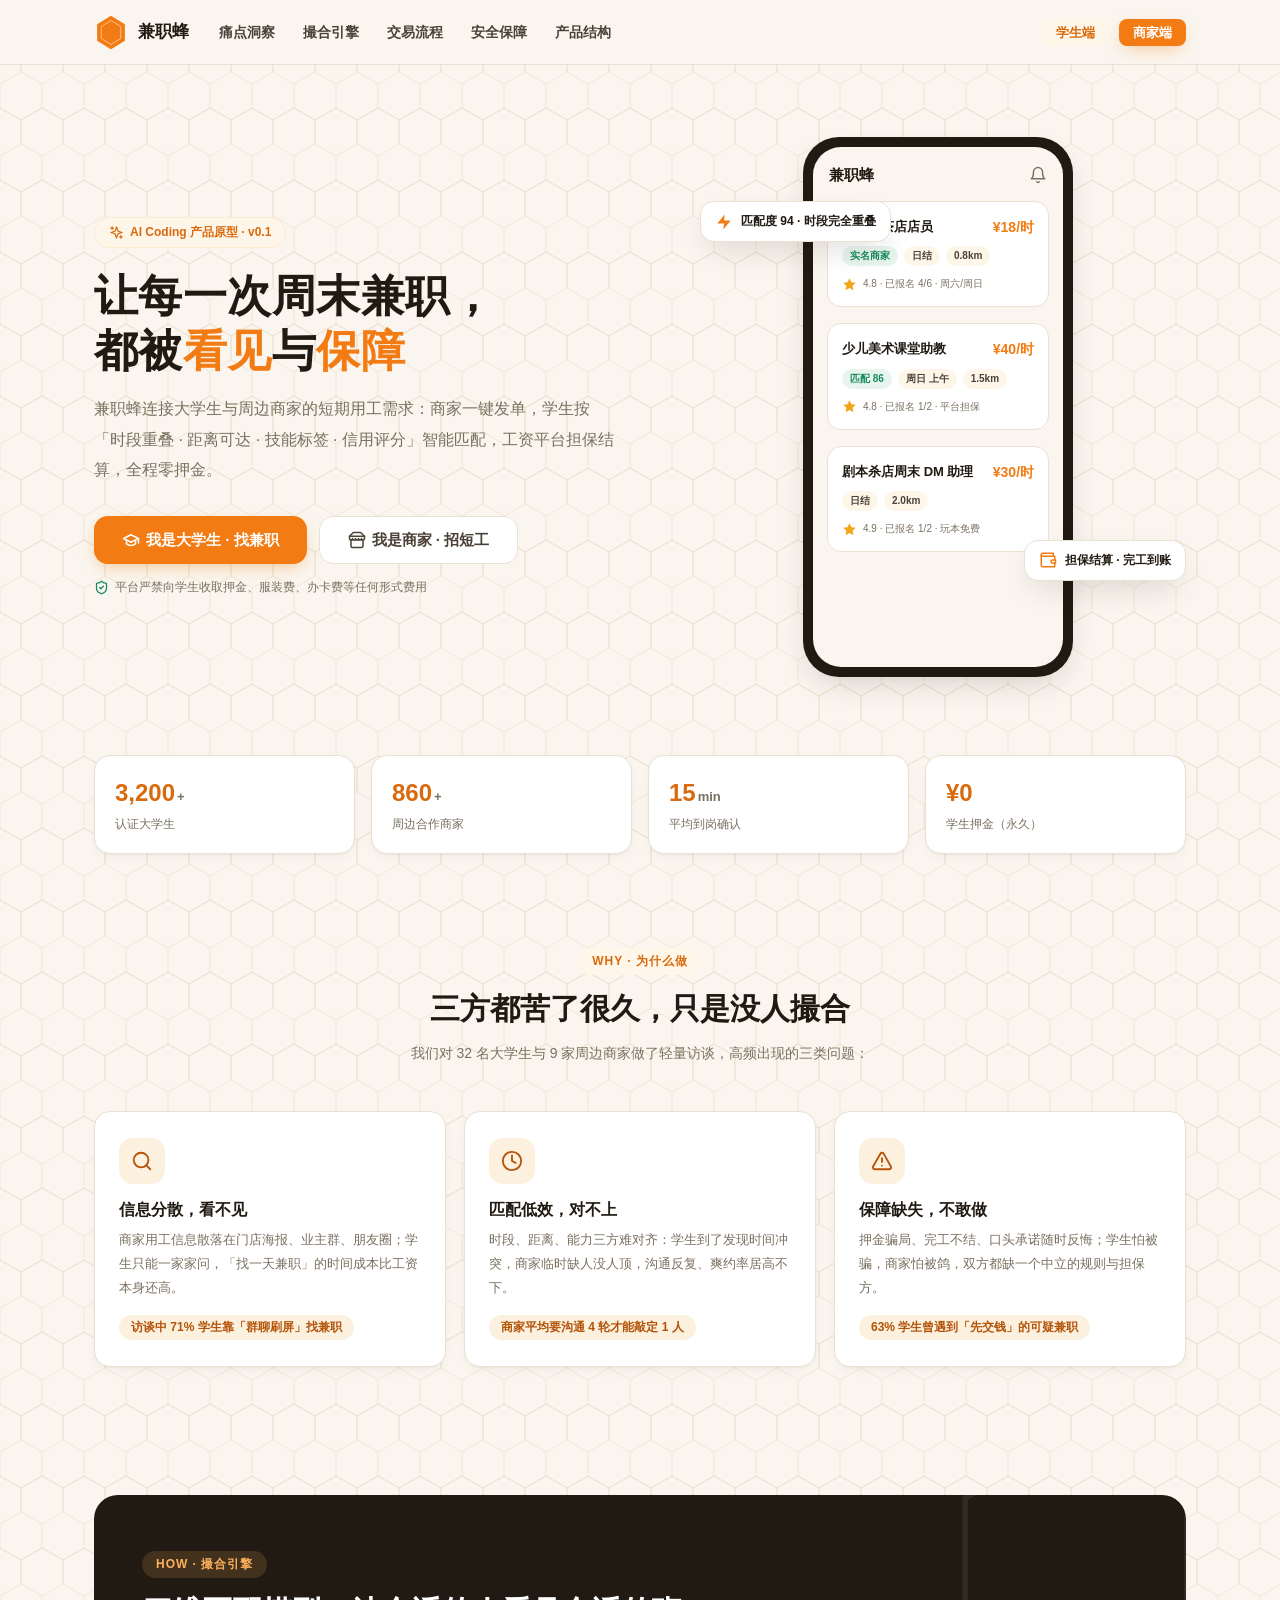
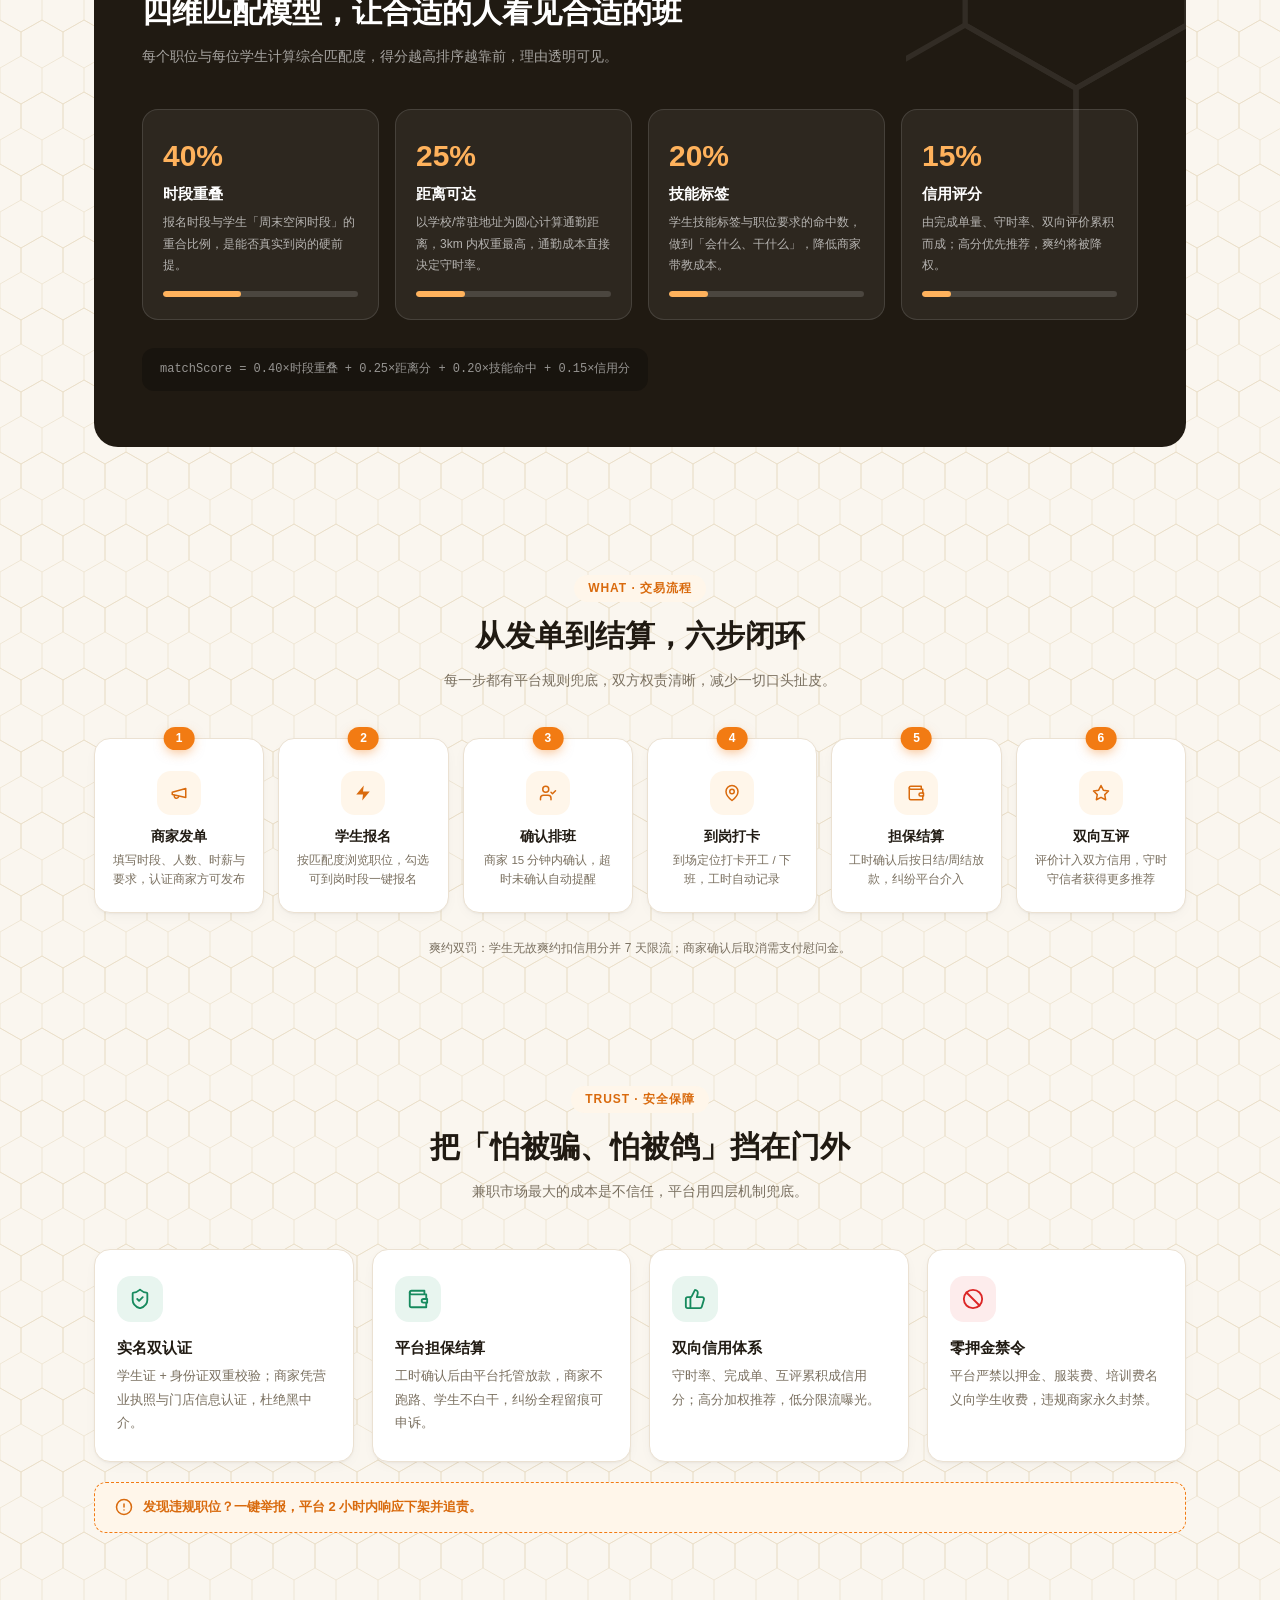
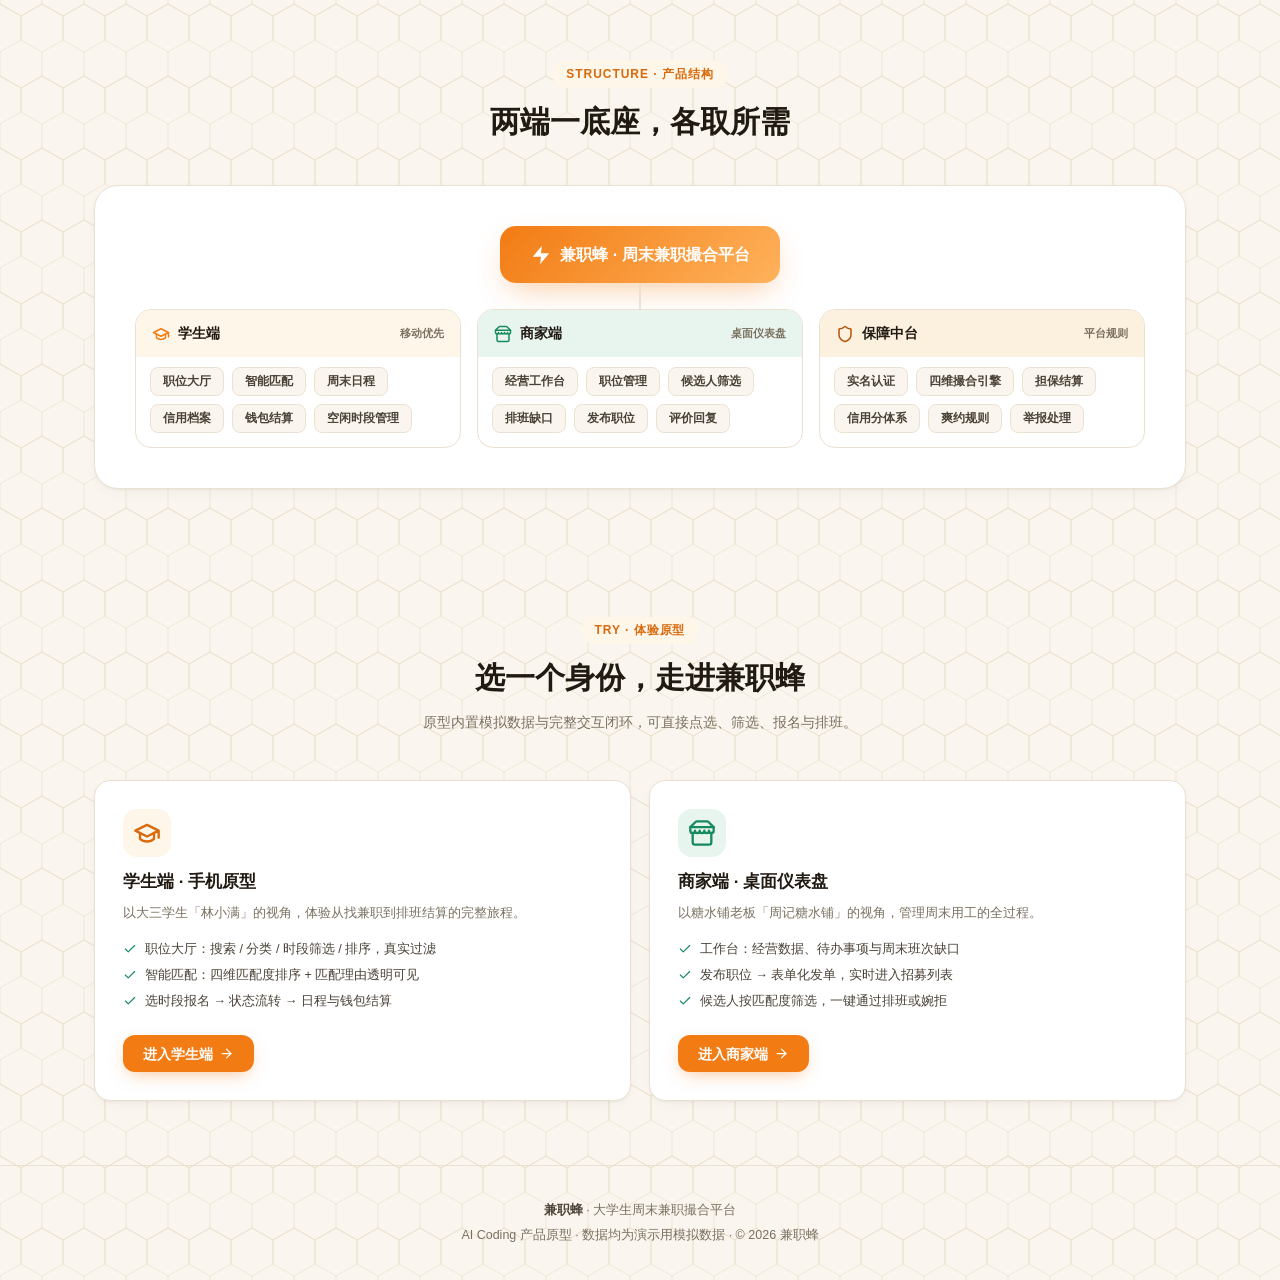
<file: index.html>
<!DOCTYPE html>
<html lang="zh-CN">
<head>
<meta charset="UTF-8">
<meta name="viewport" content="width=device-width, initial-scale=1.0">
<title>兼职蜂 · 大学生周末兼职撮合平台</title>
<meta name="description" content="兼职蜂：连接大学生与周边商家的周末短期用工撮合平台。时段匹配 · 距离优先 · 平台担保结算 · 零押金。">
<link rel="icon" href="data:image/svg+xml,%3Csvg xmlns='http://www.w3.org/2000/svg' viewBox='0 0 72 80'%3E%3Cpath d='M36 4 66 22 66 58 36 76 6 58 6 22Z' fill='%23F27B13'/%3E%3C/svg%3E">
<link rel="stylesheet" href="styles.css">
<style>
  /* ---------- 首页专属样式 ---------- */
  .topbar{
    position:sticky;top:0;z-index:100;
    background:rgba(250,246,239,.88);backdrop-filter:blur(10px);
    border-bottom:1px solid var(--line);
  }
  .topbar-in{max-width:1140px;margin:0 auto;padding:0 24px;height:64px;display:flex;align-items:center;gap:28px}
  .logo{display:flex;align-items:center;gap:10px;font-size:17px;font-weight:800}
  .logo-mark{width:34px;height:37px;flex:none}
  .topnav{display:flex;gap:24px;font-size:14px;color:var(--ink-2);font-weight:600}
  .topnav a{padding:6px 2px;transition:color .15s}
  .topnav a:hover{color:var(--brand-deep)}
  .topbar-cta{margin-left:auto;display:flex;gap:10px}
  .wrap{max-width:1140px;margin:0 auto;padding:0 24px}

  /* Hero */
  .hero{padding:72px 0 56px;display:grid;grid-template-columns:1.05fr .95fr;gap:48px;align-items:center}
  .hero-badge{
    display:inline-flex;align-items:center;gap:6px;background:var(--brand-soft);
    color:var(--brand-deep);border:1px solid var(--brand-soft2);
    border-radius:999px;padding:5px 14px;font-size:12px;font-weight:700;margin-bottom:20px;
  }
  .hero h1{font-size:44px;letter-spacing:.01em;line-height:1.25}
  .hero h1 .hl{color:var(--brand);position:relative}
  .hero-sub{margin-top:16px;font-size:16px;color:var(--ink-3);line-height:1.9;max-width:520px}
  .hero-cta{margin-top:30px;display:flex;gap:12px;flex-wrap:wrap}
  .hero-note{margin-top:14px;font-size:12px;color:var(--ink-3);display:flex;align-items:center;gap:6px}
  .hero-note .icon{color:var(--ok)}

  .hero-visual{position:relative;display:flex;justify-content:center}
  .mini-phone{
    width:270px;background:var(--ink);border-radius:36px;padding:10px;
    box-shadow:var(--shadow-2);position:relative;z-index:1;
  }
  .mini-screen{background:var(--bg);border-radius:28px;overflow:hidden;height:520px;display:flex;flex-direction:column}
  .mini-head{padding:16px 16px 10px;display:flex;align-items:center;justify-content:space-between}
  .mini-head b{font-size:15px}
  .mini-card{margin:4px 14px 12px;background:var(--surface);border:1px solid var(--line);border-radius:14px;padding:14px}
  .mini-card .t{display:flex;justify-content:space-between;align-items:center}
  .mini-card .t b{font-size:13px}
  .mini-card .pay{color:var(--brand);font-weight:800;font-size:14px}
  .mini-meta{margin-top:8px;display:flex;gap:6px;flex-wrap:wrap}
  .mini-chip{font-size:10px;padding:2px 8px;border-radius:999px;background:var(--brand-soft);color:var(--ink-2);font-weight:600}
  .mini-chip.g{background:var(--ok-soft);color:var(--ok)}
  .mini-foot{margin-top:10px;display:flex;align-items:center;gap:6px;font-size:10px;color:var(--ink-3)}
  .float-chip{
    position:absolute;background:var(--surface);border:1px solid var(--line);
    border-radius:14px;padding:10px 14px;font-size:12px;font-weight:700;
    box-shadow:var(--shadow-2);display:flex;align-items:center;gap:8px;z-index:2;
    animation:floaty 4s ease-in-out infinite;
  }
  .float-chip .icon{color:var(--brand)}
  .fc1{top:64px;left:2%}
  .fc2{bottom:96px;right:0;animation-delay:1.2s}
  @keyframes floaty{0%,100%{transform:translateY(0)}50%{transform:translateY(-8px)}}

  .hero-stats{
    margin-top:0;padding:22px 0 30px;display:grid;grid-template-columns:repeat(4,1fr);gap:16px;
  }
  .hstat{background:var(--surface);border:1px solid var(--line);border-radius:var(--r-lg);padding:18px 20px;box-shadow:var(--shadow-1)}
  .hstat b{display:block;font-size:24px;font-weight:800;color:var(--brand-deep)}
  .hstat b small{font-size:13px;color:var(--ink-3);font-weight:600;margin-left:2px}
  .hstat span{font-size:12px;color:var(--ink-3)}

  /* 区块通用 */
  section.block{padding:64px 0}
  .sec-head{text-align:center;max-width:620px;margin:0 auto 44px}
  .sec-tag{
    display:inline-block;font-size:12px;font-weight:800;color:var(--brand-deep);
    background:var(--brand-soft);border-radius:999px;padding:4px 14px;margin-bottom:14px;letter-spacing:.08em;
  }
  .sec-head h2{font-size:30px}
  .sec-head p{margin-top:12px;color:var(--ink-3);font-size:14px;line-height:1.9}

  /* 痛点 */
  .pain-grid{display:grid;grid-template-columns:repeat(3,1fr);gap:18px}
  .pain{
    background:var(--surface);border:1px solid var(--line);border-radius:var(--r-lg);
    padding:26px 24px;box-shadow:var(--shadow-1);transition:transform .2s,box-shadow .2s;
  }
  .pain:hover{transform:translateY(-4px);box-shadow:var(--shadow-2)}
  .pain-ico{width:46px;height:46px;border-radius:14px;background:var(--warn-soft);color:var(--warn);display:grid;place-items:center;margin-bottom:16px}
  .pain h3{font-size:16px;margin-bottom:8px}
  .pain p{font-size:13px;color:var(--ink-3);line-height:1.85}
  .pain .data{margin-top:14px;font-size:12px;color:var(--warn);font-weight:700;background:var(--warn-soft);display:inline-block;border-radius:999px;padding:3px 12px}

  /* 撮合引擎 */
  .engine{background:var(--ink);color:#fff;border-radius:var(--r-xl);padding:56px 48px;position:relative;overflow:hidden}
  .engine .hex-deco{position:absolute;right:-60px;top:-60px;opacity:.08}
  .engine-grid{display:grid;grid-template-columns:repeat(4,1fr);gap:16px;margin-top:40px}
  .dim{
    background:rgba(255,255,255,.06);border:1px solid rgba(255,255,255,.12);
    border-radius:var(--r-lg);padding:22px 20px;
  }
  .dim .pct{font-size:30px;font-weight:800;color:#FFB25C}
  .dim h4{margin-top:4px;font-size:15px}
  .dim p{margin-top:8px;font-size:12px;color:rgba(255,255,255,.65);line-height:1.8}
  .dim .bar{margin-top:14px;background:rgba(255,255,255,.14)}
  .dim .bar i{background:#FFB25C}
  .engine .sec-tag{background:rgba(255,178,92,.15);color:#FFB25C}
  .engine h2{color:#fff}
  .engine .sec-head p{color:rgba(255,255,255,.6)}
  .engine .sec-head{margin-bottom:0;text-align:left;max-width:none}
  .formula{
    margin-top:28px;font-size:12px;color:rgba(255,255,255,.55);
    background:rgba(0,0,0,.25);border-radius:var(--r-md);padding:12px 18px;
    display:inline-flex;align-items:center;gap:8px;font-family:Consolas,monospace;
  }

  /* 交易流程 */
  .flow-grid{display:grid;grid-template-columns:repeat(6,1fr);gap:14px;counter-reset:step}
  .flow{
    background:var(--surface);border:1px solid var(--line);border-radius:var(--r-lg);
    padding:22px 16px;text-align:center;position:relative;box-shadow:var(--shadow-1);
    transition:transform .2s;
  }
  .flow:hover{transform:translateY(-4px)}
  .flow .step-no{
    position:absolute;top:-12px;left:50%;transform:translateX(-50%);
    background:var(--brand);color:#fff;font-size:12px;font-weight:800;
    border-radius:999px;padding:2px 12px;box-shadow:0 4px 12px -2px rgba(242,123,19,.5);
  }
  .flow .f-ico{width:44px;height:44px;margin:10px auto 12px;border-radius:14px;background:var(--brand-soft);color:var(--brand-deep);display:grid;place-items:center}
  .flow h4{font-size:14px}
  .flow p{margin-top:6px;font-size:11.5px;color:var(--ink-3);line-height:1.7}
  .flow-grid + .flow-note{text-align:center;margin-top:26px;font-size:12px;color:var(--ink-3)}

  /* 安全保障 */
  .safe-grid{display:grid;grid-template-columns:repeat(4,1fr);gap:18px}
  .safe{
    background:var(--surface);border:1px solid var(--line);border-radius:var(--r-lg);
    padding:26px 22px;box-shadow:var(--shadow-1);
  }
  .safe .s-ico{width:46px;height:46px;border-radius:14px;background:var(--ok-soft);color:var(--ok);display:grid;place-items:center;margin-bottom:16px}
  .safe:nth-child(4) .s-ico{background:var(--danger-soft);color:var(--danger)}
  .safe h3{font-size:15px;margin-bottom:8px}
  .safe p{font-size:12.5px;color:var(--ink-3);line-height:1.85}
  .safe-banner{
    margin-top:20px;background:var(--brand-soft);border:1px dashed var(--brand);
    border-radius:var(--r-md);padding:14px 20px;display:flex;align-items:center;gap:10px;
    font-size:13px;color:var(--brand-deep);font-weight:700;
  }

  /* 产品结构 */
  .arch{background:var(--surface);border:1px solid var(--line);border-radius:var(--r-xl);padding:40px;box-shadow:var(--shadow-1)}
  .arch-root{
    margin:0 auto;width:280px;background:linear-gradient(135deg,var(--brand),#FFB25C);
    color:#fff;border-radius:var(--r-lg);padding:16px;text-align:center;font-weight:800;font-size:16px;
    box-shadow:var(--shadow-brand);display:flex;align-items:center;justify-content:center;gap:8px;
  }
  .arch-line{width:2px;height:26px;background:var(--line);margin:0 auto}
  .arch-cols{display:grid;grid-template-columns:repeat(3,1fr);gap:16px}
  .arch-col{border:1px solid var(--line);border-radius:var(--r-lg);overflow:hidden}
  .arch-col-h{padding:12px 16px;font-weight:800;font-size:14px;display:flex;align-items:center;gap:8px}
  .arch-col-h .icon{color:var(--brand)}
  .arch-col-h small{margin-left:auto;font-size:11px;color:var(--ink-3);font-weight:600}
  .arch-col ul{padding:10px 14px 14px;display:flex;flex-wrap:wrap;gap:8px}
  .arch-col li{font-size:12px;background:var(--bg);border:1px solid var(--line);border-radius:8px;padding:4px 12px;color:var(--ink-2);font-weight:600}
  .arch-col.c1 .arch-col-h{background:var(--brand-soft)}
  .arch-col.c2 .arch-col-h{background:var(--ok-soft)}
  .arch-col.c2 .arch-col-h .icon{color:var(--ok)}
  .arch-col.c3 .arch-col-h{background:var(--warn-soft)}
  .arch-col.c3 .arch-col-h .icon{color:var(--warn)}

  /* 体验指引 */
  .guide{display:grid;grid-template-columns:1fr 1fr;gap:18px}
  .gcard{
    background:var(--surface);border:1px solid var(--line);border-radius:var(--r-lg);
    padding:28px;display:flex;flex-direction:column;gap:8px;box-shadow:var(--shadow-1);
    transition:transform .2s,box-shadow .2s;position:relative;overflow:hidden;
  }
  .gcard:hover{transform:translateY(-4px);box-shadow:var(--shadow-2)}
  .gcard .g-ico{width:48px;height:48px;border-radius:14px;display:grid;place-items:center;margin-bottom:6px}
  .gcard h3{font-size:17px}
  .gcard p{font-size:13px;color:var(--ink-3);line-height:1.85}
  .gcard ul{margin-top:6px;display:flex;flex-direction:column;gap:6px}
  .gcard li{font-size:12.5px;color:var(--ink-2);display:flex;gap:8px;align-items:flex-start}
  .gcard li .icon{width:14px;height:14px;color:var(--ok);margin-top:3px}
  .gcard .g-cta{margin-top:16px;align-self:flex-start}
  .gcard.stu .g-ico{background:var(--brand-soft);color:var(--brand-deep)}
  .gcard.mer .g-ico{background:var(--ok-soft);color:var(--ok)}

  /* 页脚 */
  footer{border-top:1px solid var(--line);padding:32px 24px;text-align:center;color:var(--ink-3);font-size:12.5px;line-height:2}
  footer b{color:var(--ink-2)}

  @media (max-width:960px){
    .topnav{display:none}
    .hero{grid-template-columns:1fr;padding-top:44px;text-align:center}
    .hero-sub{margin-left:auto;margin-right:auto}
    .hero-cta{justify-content:center}
    .hero-visual{margin-top:16px}
    .hero-stats{grid-template-columns:repeat(2,1fr)}
    .pain-grid,.safe-grid{grid-template-columns:1fr 1fr}
    .engine{padding:40px 24px}
    .engine-grid{grid-template-columns:repeat(2,1fr)}
    .flow-grid{grid-template-columns:repeat(3,1fr);row-gap:26px}
    .guide,.arch-cols{grid-template-columns:1fr}
  }
  @media (max-width:560px){
    .hero h1{font-size:30px}
    .pain-grid,.safe-grid,.engine-grid{grid-template-columns:1fr}
    .flow-grid{grid-template-columns:repeat(2,1fr)}
    .hero-stats{grid-template-columns:repeat(2,1fr)}
    .float-chip{display:none}
  }
</style>
</head>
<body class="hex-bg">

<!-- 顶部导航 -->
<header class="topbar">
  <div class="topbar-in">
    <a class="logo" href="index.html">
      <svg class="logo-mark" viewBox="0 0 72 80" aria-hidden="true"><path d="M36 4 66 22 66 58 36 76 6 58 6 22Z" fill="#F27B13"/><path d="M36 14 57 27 57 53 36 66 15 53 15 27Z" fill="none" stroke="rgba(255,255,255,.55)" stroke-width="2"/></svg>
      兼职蜂
    </a>
    <nav class="topnav">
      <a href="#insight">痛点洞察</a>
      <a href="#engine">撮合引擎</a>
      <a href="#flow">交易流程</a>
      <a href="#safety">安全保障</a>
      <a href="#structure">产品结构</a>
    </nav>
    <div class="topbar-cta">
      <a class="btn btn-ghost btn-sm" href="student.html">学生端</a>
      <a class="btn btn-primary btn-sm" href="merchant.html">商家端</a>
    </div>
  </div>
</header>

<main class="wrap">

  <!-- Hero -->
  <div class="hero">
    <div>
      <span class="hero-badge"><svg class="icon icon-sm" aria-hidden="true"><use href="#i-sparkles"/></svg>AI Coding 产品原型 · v0.1</span>
      <h1>让每一次周末兼职，<br>都被<span class="hl">看见</span>与<span class="hl">保障</span></h1>
      <p class="hero-sub">兼职蜂连接大学生与周边商家的短期用工需求：商家一键发单，学生按「时段重叠 · 距离可达 · 技能标签 · 信用评分」智能匹配，工资平台担保结算，全程零押金。</p>
      <div class="hero-cta">
        <a class="btn btn-primary btn-lg" href="student.html"><svg class="icon" aria-hidden="true"><use href="#i-graduation"/></svg>我是大学生 · 找兼职</a>
        <a class="btn btn-outline btn-lg" href="merchant.html"><svg class="icon" aria-hidden="true"><use href="#i-store"/></svg>我是商家 · 招短工</a>
      </div>
      <div class="hero-note"><svg class="icon icon-sm" aria-hidden="true"><use href="#i-shield-check"/></svg>平台严禁向学生收取押金、服装费、办卡费等任何形式费用</div>
    </div>
    <div class="hero-visual">
      <div class="float-chip fc1"><svg class="icon" aria-hidden="true"><use href="#i-zap"/></svg>匹配度 94 · 时段完全重叠</div>
      <div class="float-chip fc2"><svg class="icon" aria-hidden="true"><use href="#i-wallet"/></svg>担保结算 · 完工到账</div>
      <div class="mini-phone">
        <div class="mini-screen">
          <div class="mini-head">
            <b>兼职蜂</b>
            <svg class="icon" aria-hidden="true" style="color:var(--ink-3)"><use href="#i-bell"/></svg>
          </div>
          <div class="mini-card">
            <div class="t"><b>周末奶茶店店员</b><span class="pay num">¥18/时</span></div>
            <div class="mini-meta"><span class="mini-chip g">实名商家</span><span class="mini-chip">日结</span><span class="mini-chip">0.8km</span></div>
            <div class="mini-foot">
              <svg class="icon icon-sm" style="color:#F2A518" aria-hidden="true"><use href="#i-star-fill"/></svg>4.8 · 已报名 4/6 · 周六/周日
            </div>
          </div>
          <div class="mini-card">
            <div class="t"><b>少儿美术课堂助教</b><span class="pay num">¥40/时</span></div>
            <div class="mini-meta"><span class="mini-chip g">匹配 86</span><span class="mini-chip">周日 上午</span><span class="mini-chip">1.5km</span></div>
            <div class="mini-foot">
              <svg class="icon icon-sm" style="color:#F2A518" aria-hidden="true"><use href="#i-star-fill"/></svg>4.8 · 已报名 1/2 · 平台担保
            </div>
          </div>
          <div class="mini-card">
            <div class="t"><b>剧本杀店周末 DM 助理</b><span class="pay num">¥30/时</span></div>
            <div class="mini-meta"><span class="mini-chip">日结</span><span class="mini-chip">2.0km</span></div>
            <div class="mini-foot">
              <svg class="icon icon-sm" style="color:#F2A518" aria-hidden="true"><use href="#i-star-fill"/></svg>4.9 · 已报名 1/2 · 玩本免费
            </div>
          </div>
        </div>
      </div>
    </div>
  </div>

  <!-- 数据条 -->
  <div class="hero-stats">
    <div class="hstat"><b class="num">3,200<small>+</small></b><span>认证大学生</span></div>
    <div class="hstat"><b class="num">860<small>+</small></b><span>周边合作商家</span></div>
    <div class="hstat"><b class="num">15<small>min</small></b><span>平均到岗确认</span></div>
    <div class="hstat"><b class="num">¥0</b><span>学生押金（永久）</span></div>
  </div>

  <!-- 痛点洞察 -->
  <section class="block" id="insight">
    <div class="sec-head">
      <span class="sec-tag">WHY · 为什么做</span>
      <h2>三方都苦了很久，只是没人撮合</h2>
      <p>我们对 32 名大学生与 9 家周边商家做了轻量访谈，高频出现的三类问题：</p>
    </div>
    <div class="pain-grid">
      <div class="pain">
        <div class="pain-ico"><svg class="icon icon-lg" aria-hidden="true"><use href="#i-search"/></svg></div>
        <h3>信息分散，看不见</h3>
        <p>商家用工信息散落在门店海报、业主群、朋友圈；学生只能一家家问，「找一天兼职」的时间成本比工资本身还高。</p>
        <span class="data">访谈中 71% 学生靠「群聊刷屏」找兼职</span>
      </div>
      <div class="pain">
        <div class="pain-ico"><svg class="icon icon-lg" aria-hidden="true"><use href="#i-clock"/></svg></div>
        <h3>匹配低效，对不上</h3>
        <p>时段、距离、能力三方难对齐：学生到了发现时间冲突，商家临时缺人没人顶，沟通反复、爽约率居高不下。</p>
        <span class="data">商家平均要沟通 4 轮才能敲定 1 人</span>
      </div>
      <div class="pain">
        <div class="pain-ico"><svg class="icon icon-lg" aria-hidden="true"><use href="#i-alert-triangle"/></svg></div>
        <h3>保障缺失，不敢做</h3>
        <p>押金骗局、完工不结、口头承诺随时反悔；学生怕被骗，商家怕被鸽，双方都缺一个中立的规则与担保方。</p>
        <span class="data">63% 学生曾遇到「先交钱」的可疑兼职</span>
      </div>
    </div>
  </section>

  <!-- 撮合引擎 -->
  <section class="block" id="engine">
    <div class="engine">
      <svg class="hex-deco" width="340" height="380" viewBox="0 0 42 72" aria-hidden="true"><g fill="none" stroke="#fff" stroke-width="1"><path d="M21 0 42 12 42 36 21 48 0 36 0 12Z"/><path d="M0 36 21 48 21 72 0 84 -21 72 -21 48Z"/><path d="M42 36 63 48 63 72 42 84 21 72 21 48Z"/></g></svg>
      <div class="sec-head">
        <span class="sec-tag">HOW · 撮合引擎</span>
        <h2>四维匹配模型，让合适的人看见合适的班</h2>
        <p>每个职位与每位学生计算综合匹配度，得分越高排序越靠前，理由透明可见。</p>
      </div>
      <div class="engine-grid">
        <div class="dim">
          <div class="pct num">40%</div>
          <h4>时段重叠</h4>
          <p>报名时段与学生「周末空闲时段」的重合比例，是能否真实到岗的硬前提。</p>
          <div class="bar"><i style="width:40%"></i></div>
        </div>
        <div class="dim">
          <div class="pct num">25%</div>
          <h4>距离可达</h4>
          <p>以学校/常驻地址为圆心计算通勤距离，3km 内权重最高，通勤成本直接决定守时率。</p>
          <div class="bar"><i style="width:25%"></i></div>
        </div>
        <div class="dim">
          <div class="pct num">20%</div>
          <h4>技能标签</h4>
          <p>学生技能标签与职位要求的命中数，做到「会什么、干什么」，降低商家带教成本。</p>
          <div class="bar"><i style="width:20%"></i></div>
        </div>
        <div class="dim">
          <div class="pct num">15%</div>
          <h4>信用评分</h4>
          <p>由完成单量、守时率、双向评价累积而成；高分优先推荐，爽约将被降权。</p>
          <div class="bar"><i style="width:15%"></i></div>
        </div>
      </div>
      <div class="formula">matchScore = 0.40×时段重叠 + 0.25×距离分 + 0.20×技能命中 + 0.15×信用分</div>
    </div>
  </section>

  <!-- 交易流程 -->
  <section class="block" id="flow">
    <div class="sec-head">
      <span class="sec-tag">WHAT · 交易流程</span>
      <h2>从发单到结算，六步闭环</h2>
      <p>每一步都有平台规则兜底，双方权责清晰，减少一切口头扯皮。</p>
    </div>
    <div class="flow-grid">
      <div class="flow">
        <span class="step-no num">1</span>
        <div class="f-ico"><svg class="icon" aria-hidden="true"><use href="#i-megaphone"/></svg></div>
        <h4>商家发单</h4>
        <p>填写时段、人数、时薪与要求，认证商家方可发布</p>
      </div>
      <div class="flow">
        <span class="step-no num">2</span>
        <div class="f-ico"><svg class="icon" aria-hidden="true"><use href="#i-zap"/></svg></div>
        <h4>学生报名</h4>
        <p>按匹配度浏览职位，勾选可到岗时段一键报名</p>
      </div>
      <div class="flow">
        <span class="step-no num">3</span>
        <div class="f-ico"><svg class="icon" aria-hidden="true"><use href="#i-user-check"/></svg></div>
        <h4>确认排班</h4>
        <p>商家 15 分钟内确认，超时未确认自动提醒</p>
      </div>
      <div class="flow">
        <span class="step-no num">4</span>
        <div class="f-ico"><svg class="icon" aria-hidden="true"><use href="#i-map-pin"/></svg></div>
        <h4>到岗打卡</h4>
        <p>到场定位打卡开工 / 下班，工时自动记录</p>
      </div>
      <div class="flow">
        <span class="step-no num">5</span>
        <div class="f-ico"><svg class="icon" aria-hidden="true"><use href="#i-wallet"/></svg></div>
        <h4>担保结算</h4>
        <p>工时确认后按日结/周结放款，纠纷平台介入</p>
      </div>
      <div class="flow">
        <span class="step-no num">6</span>
        <div class="f-ico"><svg class="icon" aria-hidden="true"><use href="#i-star"/></svg></div>
        <h4>双向互评</h4>
        <p>评价计入双方信用，守时守信者获得更多推荐</p>
      </div>
    </div>
    <p class="flow-note">爽约双罚：学生无故爽约扣信用分并 7 天限流；商家确认后取消需支付慰问金。</p>
  </section>

  <!-- 安全保障 -->
  <section class="block" id="safety">
    <div class="sec-head">
      <span class="sec-tag">TRUST · 安全保障</span>
      <h2>把「怕被骗、怕被鸽」挡在门外</h2>
      <p>兼职市场最大的成本是不信任，平台用四层机制兜底。</p>
    </div>
    <div class="safe-grid">
      <div class="safe">
        <div class="s-ico"><svg class="icon icon-lg" aria-hidden="true"><use href="#i-shield-check"/></svg></div>
        <h3>实名双认证</h3>
        <p>学生证 + 身份证双重校验；商家凭营业执照与门店信息认证，杜绝黑中介。</p>
      </div>
      <div class="safe">
        <div class="s-ico"><svg class="icon icon-lg" aria-hidden="true"><use href="#i-wallet"/></svg></div>
        <h3>平台担保结算</h3>
        <p>工时确认后由平台托管放款，商家不跑路、学生不白干，纠纷全程留痕可申诉。</p>
      </div>
      <div class="safe">
        <div class="s-ico"><svg class="icon icon-lg" aria-hidden="true"><use href="#i-thumb-up"/></svg></div>
        <h3>双向信用体系</h3>
        <p>守时率、完成单、互评累积成信用分；高分加权推荐，低分限流曝光。</p>
      </div>
      <div class="safe">
        <div class="s-ico"><svg class="icon icon-lg" aria-hidden="true"><use href="#i-ban"/></svg></div>
        <h3>零押金禁令</h3>
        <p>平台严禁以押金、服装费、培训费名义向学生收费，违规商家永久封禁。</p>
      </div>
    </div>
    <div class="safe-banner">
      <svg class="icon" aria-hidden="true"><use href="#i-alert"/></svg>
      发现违规职位？一键举报，平台 2 小时内响应下架并追责。
    </div>
  </section>

  <!-- 产品结构 -->
  <section class="block" id="structure">
    <div class="sec-head">
      <span class="sec-tag">STRUCTURE · 产品结构</span>
      <h2>两端一底座，各取所需</h2>
    </div>
    <div class="arch">
      <div class="arch-root"><svg class="icon icon-lg" aria-hidden="true"><use href="#i-zap"/></svg>兼职蜂 · 周末兼职撮合平台</div>
      <div class="arch-line"></div>
      <div class="arch-cols">
        <div class="arch-col c1">
          <div class="arch-col-h"><svg class="icon" aria-hidden="true"><use href="#i-graduation"/></svg>学生端<small>移动优先</small></div>
          <ul>
            <li>职位大厅</li><li>智能匹配</li><li>周末日程</li><li>信用档案</li><li>钱包结算</li><li>空闲时段管理</li>
          </ul>
        </div>
        <div class="arch-col c2">
          <div class="arch-col-h"><svg class="icon" aria-hidden="true"><use href="#i-store"/></svg>商家端<small>桌面仪表盘</small></div>
          <ul>
            <li>经营工作台</li><li>职位管理</li><li>候选人筛选</li><li>排班缺口</li><li>发布职位</li><li>评价回复</li>
          </ul>
        </div>
        <div class="arch-col c3">
          <div class="arch-col-h"><svg class="icon" aria-hidden="true"><use href="#i-shield"/></svg>保障中台<small>平台规则</small></div>
          <ul>
            <li>实名认证</li><li>四维撮合引擎</li><li>担保结算</li><li>信用分体系</li><li>爽约规则</li><li>举报处理</li>
          </ul>
        </div>
      </div>
    </div>
  </section>

  <!-- 体验指引 -->
  <section class="block" id="guide">
    <div class="sec-head">
      <span class="sec-tag">TRY · 体验原型</span>
      <h2>选一个身份，走进兼职蜂</h2>
      <p>原型内置模拟数据与完整交互闭环，可直接点选、筛选、报名与排班。</p>
    </div>
    <div class="guide">
      <div class="gcard stu">
        <div class="g-ico"><svg class="icon icon-xl" aria-hidden="true"><use href="#i-graduation"/></svg></div>
        <h3>学生端 · 手机原型</h3>
        <p>以大三学生「林小满」的视角，体验从找兼职到排班结算的完整旅程。</p>
        <ul>
          <li><svg class="icon" aria-hidden="true"><use href="#i-check"/></svg>职位大厅：搜索 / 分类 / 时段筛选 / 排序，真实过滤</li>
          <li><svg class="icon" aria-hidden="true"><use href="#i-check"/></svg>智能匹配：四维匹配度排序 + 匹配理由透明可见</li>
          <li><svg class="icon" aria-hidden="true"><use href="#i-check"/></svg>选时段报名 → 状态流转 → 日程与钱包结算</li>
        </ul>
        <a class="btn btn-primary g-cta" href="student.html">进入学生端<svg class="icon icon-sm" aria-hidden="true"><use href="#i-arrow-right"/></svg></a>
      </div>
      <div class="gcard mer">
        <div class="g-ico"><svg class="icon icon-xl" aria-hidden="true"><use href="#i-store"/></svg></div>
        <h3>商家端 · 桌面仪表盘</h3>
        <p>以糖水铺老板「周记糖水铺」的视角，管理周末用工的全过程。</p>
        <ul>
          <li><svg class="icon" aria-hidden="true"><use href="#i-check"/></svg>工作台：经营数据、待办事项与周末班次缺口</li>
          <li><svg class="icon" aria-hidden="true"><use href="#i-check"/></svg>发布职位 → 表单化发单，实时进入招募列表</li>
          <li><svg class="icon" aria-hidden="true"><use href="#i-check"/></svg>候选人按匹配度筛选，一键通过排班或婉拒</li>
        </ul>
        <a class="btn btn-primary g-cta" href="merchant.html">进入商家端<svg class="icon icon-sm" aria-hidden="true"><use href="#i-arrow-right"/></svg></a>
      </div>
    </div>
  </section>

</main>

<footer>
  <b>兼职蜂</b> · 大学生周末兼职撮合平台<br>
  AI Coding 产品原型 · 数据均为演示用模拟数据 · © 2026 兼职蜂
</footer>

<script src="ui.js"></script>
</body>
</html>
</file>
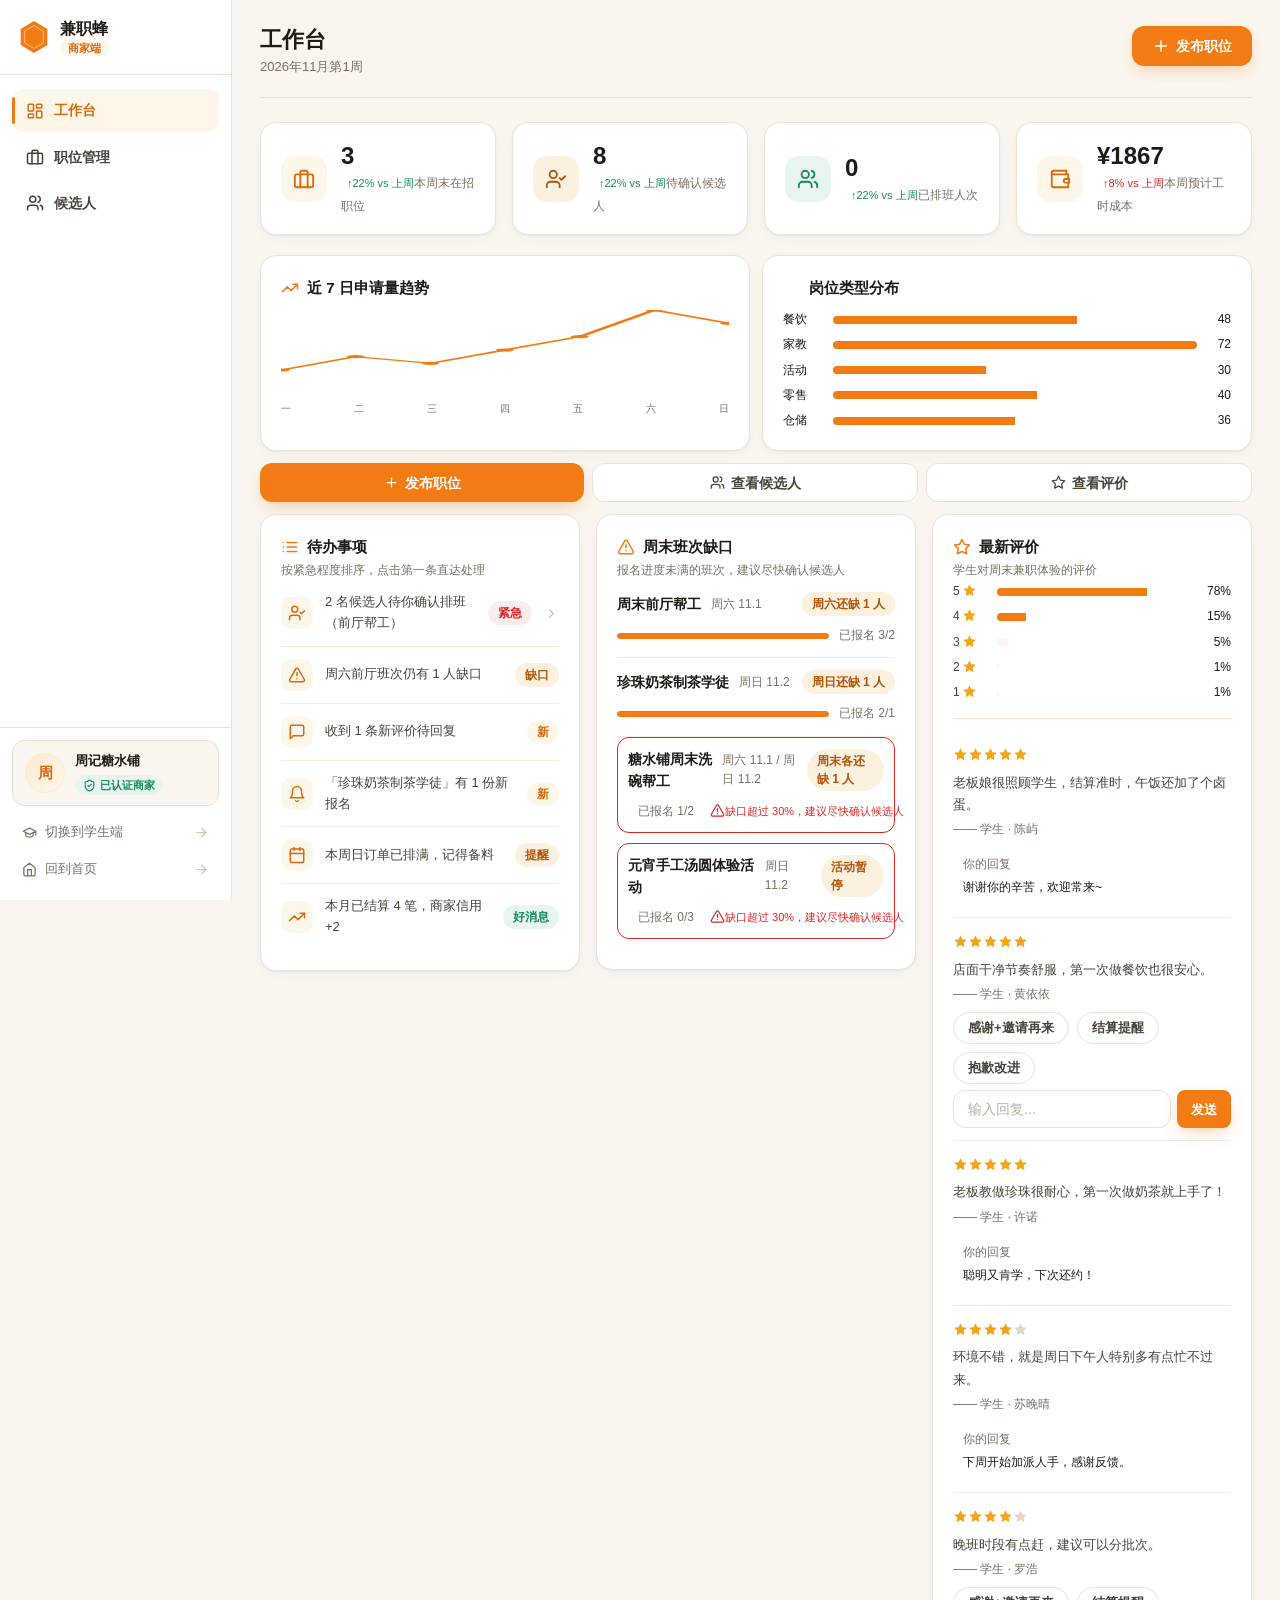
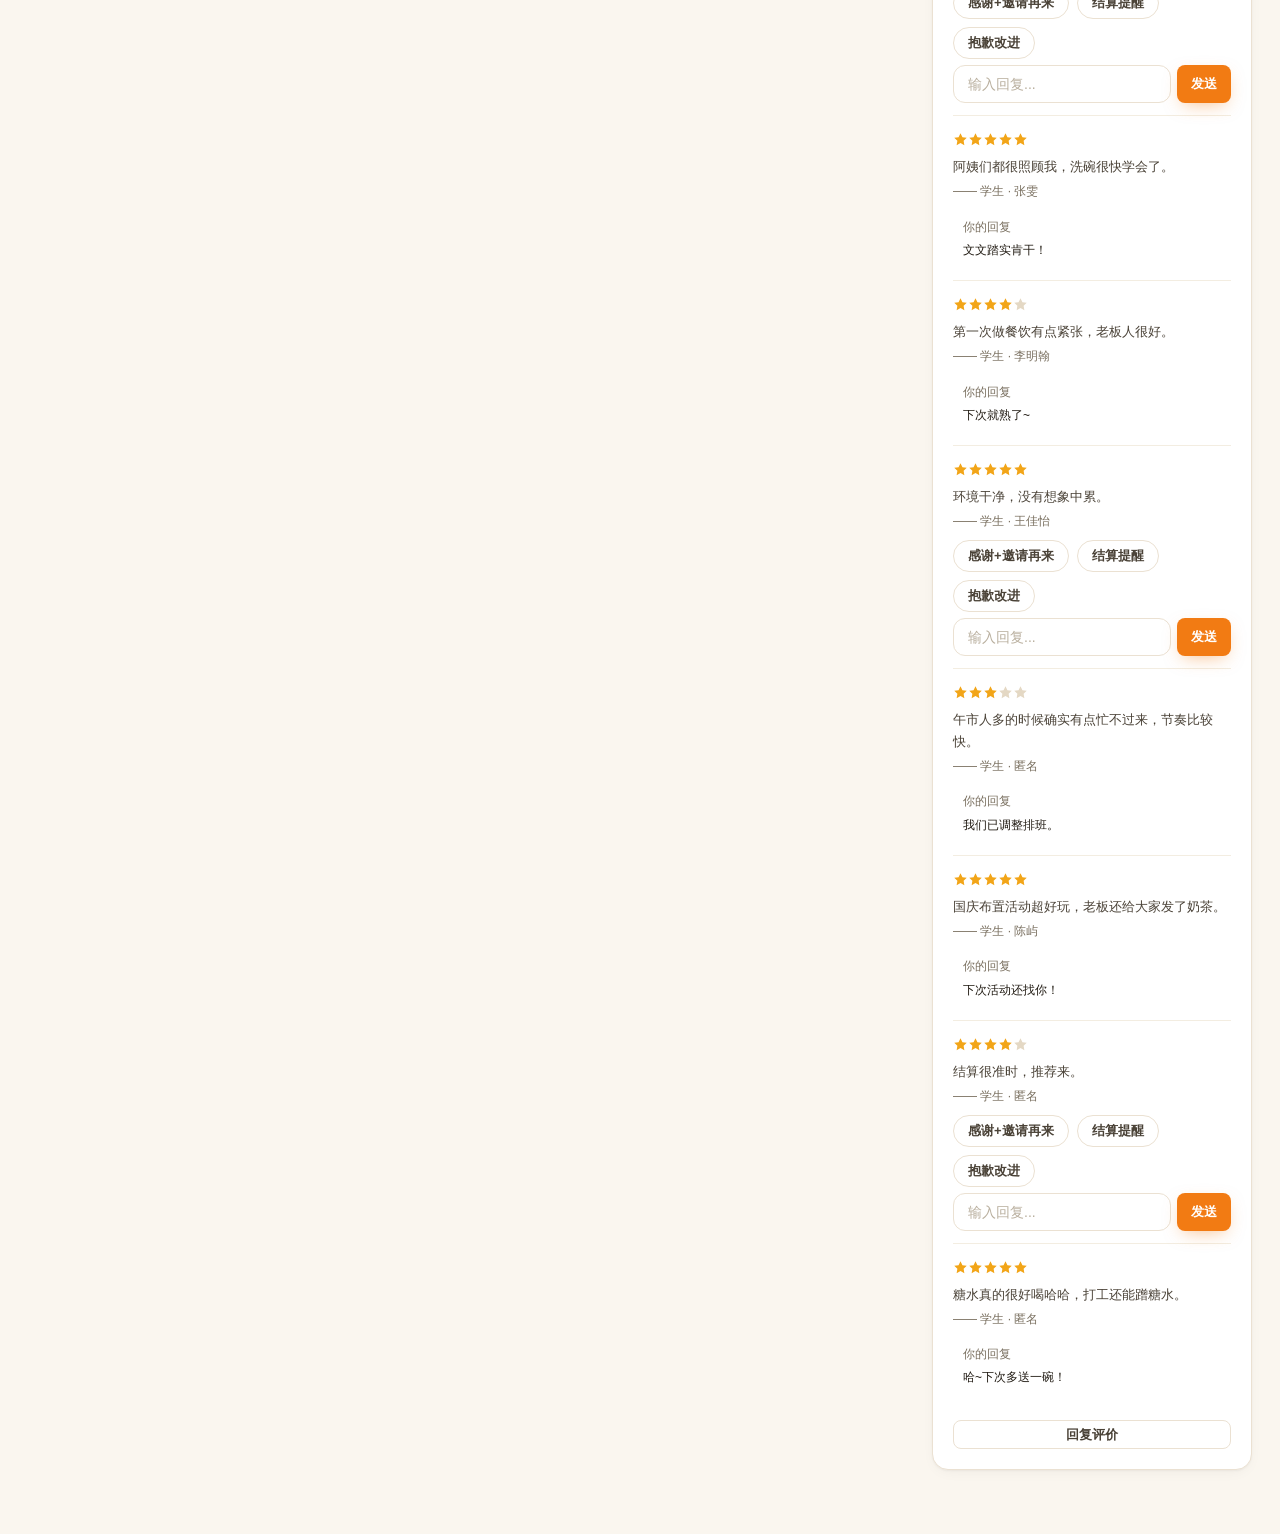
<file: merchant.html>
<!DOCTYPE html>
<html lang="zh-CN">
<head>
<meta charset="UTF-8">
<meta name="viewport" content="width=device-width, initial-scale=1.0">
<title>兼职蜂 · 商家端</title>
<meta name="description" content="兼职蜂商家端：周末短工职位发布、候选人筛选与排班管理。">
<link rel="icon" href="data:image/svg+xml,%3Csvg xmlns='http://www.w3.org/2000/svg' viewBox='0 0 72 80'%3E%3Cpath d='M36 4 66 22 66 58 36 76 6 58 6 22Z' fill='%23F27B13'/%3E%3C/svg%3E">
<link rel="stylesheet" href="styles.css">
<link rel="stylesheet" href="merchant.css">
</head>
<body>

<!-- 左侧固定侧边栏 -->
<aside class="side">
  <a class="side-logo" href="index.html">
    <svg class="logo-mark" viewBox="0 0 72 80" aria-hidden="true"><path d="M36 4 66 22 66 58 36 76 6 58 6 22Z" fill="#F27B13"/><path d="M36 14 57 27 57 53 36 66 15 53 15 27Z" fill="none" stroke="rgba(255,255,255,.55)" stroke-width="2"/></svg>
    <span class="side-logo-t"><b>兼职蜂</b><span>商家端</span></span>
  </a>
  <nav class="side-nav">
    <a class="on" data-page="dashboard"><svg class="icon" aria-hidden="true"><use href="#i-dashboard"/></svg>工作台</a>
    <a data-page="jobs"><svg class="icon" aria-hidden="true"><use href="#i-briefcase"/></svg>职位管理</a>
    <a data-page="candidates"><svg class="icon" aria-hidden="true"><use href="#i-users"/></svg>候选人</a>
  </nav>
  <div class="side-foot">
    <div class="mcard" id="merchant-card"></div>
    <a class="side-link" href="student.html"><svg class="icon icon-sm" aria-hidden="true"><use href="#i-graduation"/></svg>切换到学生端<svg class="icon icon-sm side-link-arrow" aria-hidden="true"><use href="#i-arrow-right"/></svg></a>
    <a class="side-link" href="index.html"><svg class="icon icon-sm" aria-hidden="true"><use href="#i-home"/></svg>回到首页<svg class="icon icon-sm side-link-arrow" aria-hidden="true"><use href="#i-arrow-right"/></svg></a>
  </div>
</aside>

<!-- 右侧主区 -->
<main class="main">
  <header class="top">
    <div>
      <h1 id="page-title">工作台</h1>
      <p class="top-sub">2026年11月第1周</p>
    </div>
    <button class="btn btn-primary" id="btn-publish"><svg class="icon" aria-hidden="true"><use href="#i-plus"/></svg>发布职位</button>
  </header>

  <!-- 页面 1：工作台 -->
  <section class="page fade-in" id="page-dashboard">
    <div class="stat-grid" id="stat-grid"></div>
    <div class="dash-grid">
      <div class="card card-pad">
        <div class="card-title"><svg class="icon" aria-hidden="true"><use href="#i-list"/></svg>待办事项</div>
        <div class="card-sub">按紧急程度排序，点击第一条直达处理</div>
        <div id="todo-list"></div>
      </div>
      <div class="card card-pad">
        <div class="card-title"><svg class="icon" aria-hidden="true"><use href="#i-alert-triangle"/></svg>周末班次缺口</div>
        <div class="card-sub">报名进度未满的班次，建议尽快确认候选人</div>
        <div id="gap-list"></div>
      </div>
      <div class="card card-pad">
        <div class="card-title"><svg class="icon" aria-hidden="true"><use href="#i-star"/></svg>最新评价</div>
        <div class="card-sub">学生对周末兼职体验的评价</div>
        <div id="review-list"></div>
        <button class="btn btn-outline btn-sm btn-block" id="btn-reply" style="margin-top:12px">回复评价</button>
      </div>
    </div>
  </section>

  <!-- 页面 2：职位管理 -->
  <section class="page" id="page-jobs" hidden>
    <div class="chips jobs-filter" id="jobs-filter">
      <span class="chip on" data-f="all">全部</span>
      <span class="chip" data-f="recruiting">招募中</span>
      <span class="chip" data-f="full">已满员</span>
      <span class="chip" data-f="ended">已结束</span>
    </div>
    <div id="job-list"></div>
  </section>

  <!-- 页面 3：候选人 -->
  <section class="page" id="page-candidates" hidden>
    <div class="cand-top">
      <div class="chips" id="cand-chips"></div>
      <div class="cand-count" id="cand-count"></div>
    </div>
    <div class="cand-grid" id="cand-grid"></div>
  </section>
</main>

<!-- 发布职位弹窗 -->
<div class="mask" id="pub-mask">
  <div class="modal-card pub-modal">
    <div class="modal-head">
      <h3>发布周末职位</h3>
      <button class="modal-x" id="pub-x" aria-label="关闭"><svg class="icon" aria-hidden="true"><use href="#i-x"/></svg></button>
    </div>
    <div class="modal-body">
      <form id="pub-form" onsubmit="return false">
        <div class="field">
          <label>职位名称 <em>*</em></label>
          <input class="input" id="f-title" placeholder="例如：周末前厅帮工" maxlength="20">
        </div>
        <div class="form-row">
          <div class="field">
            <label>职位类目 <em>*</em></label>
            <select class="select" id="f-category"></select>
          </div>
          <div class="field">
            <label>时薪 <em>*</em></label>
            <div class="input-wrap">
              <input class="input" id="f-pay" type="number" min="1" placeholder="16">
              <span class="input-unit">元/小时</span>
            </div>
          </div>
        </div>
        <div class="field">
          <label>结算方式</label>
          <div class="chips" id="f-settle">
            <span class="chip on" data-v="日结">日结</span>
            <span class="chip" data-v="周结">周结</span>
          </div>
        </div>
        <div class="field">
          <label>用工日期 <em>*</em></label>
          <div class="chips" id="f-days"></div>
        </div>
        <div class="form-row">
          <div class="field">
            <label>开始时间</label>
            <select class="select" id="f-start"></select>
          </div>
          <div class="field">
            <label>结束时间</label>
            <select class="select" id="f-end"></select>
          </div>
        </div>
        <div class="form-row">
          <div class="field">
            <label>招聘人数 <em>*</em></label>
            <input class="input" id="f-headcount" type="number" min="1" placeholder="2">
          </div>
          <div class="field">
            <label>工作地址</label>
            <input class="input" id="f-addr" value="临江大学南门·糖水街 3 号">
          </div>
        </div>
        <div class="field">
          <label>职位描述</label>
          <textarea class="textarea" id="f-desc" placeholder="工作内容、岗位要求、是否提供餐食等"></textarea>
        </div>
        <div class="field">
          <label>技能要求</label>
          <div class="chips" id="f-skills"></div>
        </div>
      </form>
    </div>
    <div class="modal-foot">
      <button class="btn btn-outline" id="pub-cancel">取消</button>
      <button class="btn btn-primary" id="pub-submit">发布职位</button>
    </div>
  </div>
</div>

<script src="ui.js"></script>
<script src="mock.js"></script>
<script src="api.js"></script>
<script src="merchant.js"></script>
</body>
</html>
</file>
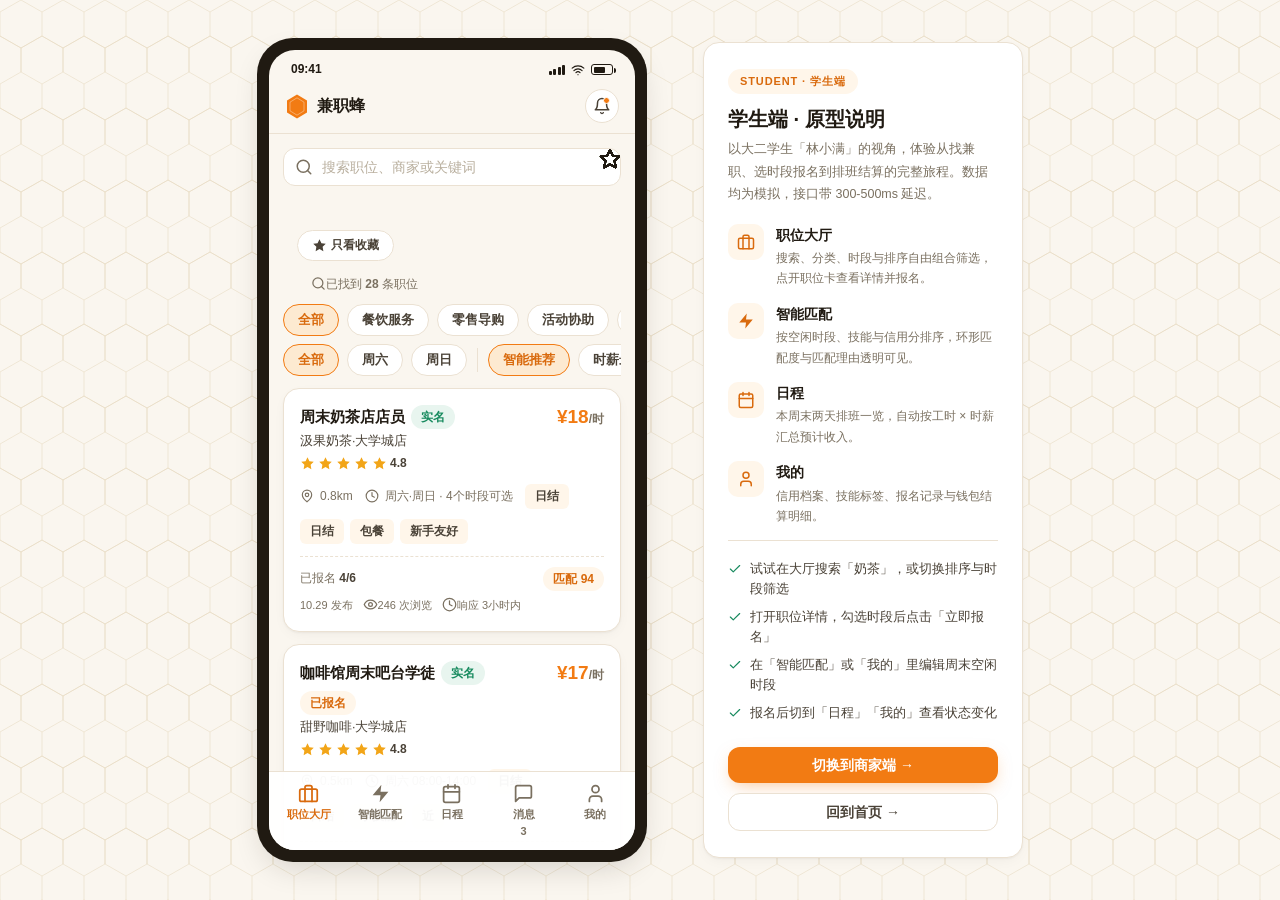
<file: student.html>
<!DOCTYPE html>
<html lang="zh-CN">
<head>
<meta charset="UTF-8">
<meta name="viewport" content="width=device-width, initial-scale=1.0">
<title>兼职蜂 · 学生端原型</title>
<meta name="description" content="兼职蜂学生端原型：职位大厅、智能匹配、周末日程与个人中心。">
<link rel="icon" href="data:image/svg+xml,%3Csvg xmlns='http://www.w3.org/2000/svg' viewBox='0 0 72 80'%3E%3Cpath d='M36 4 66 22 66 58 36 76 6 58 6 22Z' fill='%23F27B13'/%3E%3C/svg%3E">
<link rel="stylesheet" href="styles.css">
<link rel="stylesheet" href="student.css">
</head>
<body class="hex-bg">

<div class="stage">

  <!-- 手机壳 -->
  <div class="phone">
    <div class="screen">

      <!-- 状态栏模拟 -->
      <div class="statusbar">
        <span class="num">09:41</span>
        <div class="sb-icons">
          <span class="sig" aria-hidden="true"><i></i><i></i><i></i><i></i></span>
          <svg class="icon icon-sm" aria-hidden="true"><use href="#i-wifi"/></svg>
          <span class="battery" aria-hidden="true"><i></i></span>
        </div>
      </div>

      <!-- 应用头部 -->
      <div class="apphead">
        <div class="brand">
          <svg class="logo-mark" viewBox="0 0 72 80" aria-hidden="true"><path d="M36 4 66 22 66 58 36 76 6 58 6 22Z" fill="#F27B13"/><path d="M36 14 57 27 57 53 36 66 15 53 15 27Z" fill="none" stroke="rgba(255,255,255,.55)" stroke-width="2"/></svg>
          兼职蜂
        </div>
        <button class="h-bell" id="bellBtn" aria-label="通知">
          <svg class="icon" aria-hidden="true"><use href="#i-bell"/></svg>
          <i class="dot"></i>
        </button>
      </div>

      <!-- 页面区 -->
      <main class="pages">

        <!-- Tab1 职位大厅 -->
        <section class="page fade-in" id="page-jobs">
          <div class="search-box">
            <svg class="icon" aria-hidden="true"><use href="#i-search"/></svg>
            <input class="input" id="kw" type="search" placeholder="搜索职位、商家或关键词">
          </div>
          <div id="jobFilters">
            <div class="chips scroll f-row" id="catChips"></div>
            <div class="chips scroll f-row">
              <button class="chip on" data-g="day" data-v="all">全部</button>
              <button class="chip" data-g="day" data-v="sat">周六</button>
              <button class="chip" data-g="day" data-v="sun">周日</button>
              <span class="f-sep"></span>
              <button class="chip on" data-g="sort" data-v="smart">智能推荐</button>
              <button class="chip" data-g="sort" data-v="pay">时薪最高</button>
              <button class="chip" data-g="sort" data-v="dist">距离最近</button>
            </div>
          </div>
          <div class="list" id="jobList"></div>
        </section>

        <!-- Tab2 智能匹配 -->
        <section class="page" id="page-match" hidden>
          <div class="card match-intro">
            <div class="mi-top">
              <span class="mi-ico"><svg class="icon icon-lg" aria-hidden="true"><use href="#i-zap"/></svg></span>
              <div>
                <b>为你智能排序</b>
                <p>根据你的空闲时段、技能与信用分智能排序</p>
              </div>
            </div>
            <div class="mi-ft">
              <span class="kv"><svg class="icon" aria-hidden="true"><use href="#i-clock"/></svg>当前空闲：<b class="num" id="ftSummary"></b></span>
              <button class="btn btn-ghost btn-sm" data-act="ft-edit">完善空闲时段</button>
            </div>
          </div>
          <div class="list" id="matchList"></div>
        </section>

        <!-- Tab3 日程 -->
        <section class="page" id="page-schedule" hidden>
          <div class="sch-head">
            <h3>本周末日程</h3>
            <p>11.1 周六 - 11.2 周日</p>
          </div>
          <div class="list" id="scheduleBody"></div>
        </section>

        <!-- Tab4 我的 -->
        <section class="page" id="page-me" hidden></section>

      </main>

      <!-- 底部 Tab 栏 -->
      <nav class="tabbar">
        <button class="tab on" data-tab="jobs">
          <svg class="icon" aria-hidden="true"><use href="#i-briefcase"/></svg><span>职位大厅</span>
        </button>
        <button class="tab" data-tab="match">
          <svg class="icon" aria-hidden="true"><use href="#i-zap"/></svg><span>智能匹配</span>
        </button>
        <button class="tab" data-tab="schedule">
          <svg class="icon" aria-hidden="true"><use href="#i-calendar"/></svg><span>日程</span>
        </button>
        <button class="tab" data-tab="me">
          <svg class="icon" aria-hidden="true"><use href="#i-user"/></svg><span>我的</span>
        </button>
      </nav>

      <!-- 职位详情底部弹层（挂在屏幕容器内） -->
      <div class="sheet-mask" id="sheetMask"></div>
      <div class="sheet" id="jobSheet">
        <div class="sheet-grip"></div>
        <div class="sheet-body" id="sheetBody"></div>
        <div class="sheet-foot" id="sheetFoot"></div>
      </div>

    </div>
  </div>

  <!-- 说明面板 -->
  <aside class="side">
    <div class="card side-card">
      <span class="side-tag">STUDENT · 学生端</span>
      <h2>学生端 · 原型说明</h2>
      <p class="side-sub">以大二学生「林小满」的视角，体验从找兼职、选时段报名到排班结算的完整旅程。数据均为模拟，接口带 300-500ms 延迟。</p>
      <ul class="side-list">
        <li>
          <span class="side-ico"><svg class="icon" aria-hidden="true"><use href="#i-briefcase"/></svg></span>
          <div><b>职位大厅</b><p>搜索、分类、时段与排序自由组合筛选，点开职位卡查看详情并报名。</p></div>
        </li>
        <li>
          <span class="side-ico"><svg class="icon" aria-hidden="true"><use href="#i-zap"/></svg></span>
          <div><b>智能匹配</b><p>按空闲时段、技能与信用分排序，环形匹配度与匹配理由透明可见。</p></div>
        </li>
        <li>
          <span class="side-ico"><svg class="icon" aria-hidden="true"><use href="#i-calendar"/></svg></span>
          <div><b>日程</b><p>本周末两天排班一览，自动按工时 × 时薪汇总预计收入。</p></div>
        </li>
        <li>
          <span class="side-ico"><svg class="icon" aria-hidden="true"><use href="#i-user"/></svg></span>
          <div><b>我的</b><p>信用档案、技能标签、报名记录与钱包结算明细。</p></div>
        </li>
      </ul>
      <hr class="divider">
      <ul class="side-tips">
        <li><svg class="icon" aria-hidden="true"><use href="#i-check"/></svg>试试在大厅搜索「奶茶」，或切换排序与时段筛选</li>
        <li><svg class="icon" aria-hidden="true"><use href="#i-check"/></svg>打开职位详情，勾选时段后点击「立即报名」</li>
        <li><svg class="icon" aria-hidden="true"><use href="#i-check"/></svg>在「智能匹配」或「我的」里编辑周末空闲时段</li>
        <li><svg class="icon" aria-hidden="true"><use href="#i-check"/></svg>报名后切到「日程」「我的」查看状态变化</li>
      </ul>
      <div class="side-links">
        <a class="btn btn-primary btn-block" href="merchant.html">切换到商家端 →</a>
        <a class="btn btn-outline btn-block" href="index.html">回到首页 →</a>
      </div>
    </div>
  </aside>

</div>

<!-- 空闲时段编辑弹窗（挂载 body） -->
<div class="mask" id="ftMask">
  <div class="modal-card" style="max-width:420px">
    <div class="modal-head">
      <h3>编辑周末空闲时段</h3>
      <button class="modal-x" id="ftClose" aria-label="关闭"><svg class="icon" aria-hidden="true"><use href="#i-x"/></svg></button>
    </div>
    <div class="modal-body">
      <div class="ft-row" data-day="sat">
        <span class="ft-day">周六</span>
        <button class="sw on" data-role="sw" aria-label="周六开关"></button>
        <div class="ft-times">
          <select class="select" data-role="start"></select>
          <span>至</span>
          <select class="select" data-role="end"></select>
        </div>
      </div>
      <div class="ft-row" data-day="sun">
        <span class="ft-day">周日</span>
        <button class="sw on" data-role="sw" aria-label="周日开关"></button>
        <div class="ft-times">
          <select class="select" data-role="start"></select>
          <span>至</span>
          <select class="select" data-role="end"></select>
        </div>
      </div>
      <p class="ft-tip">关闭开关表示当天休息，不参与职位匹配；保存后智能匹配将按新时段重新计算。</p>
    </div>
    <div class="modal-foot">
      <button class="btn btn-outline" id="ftCancel">取消</button>
      <button class="btn btn-primary" id="ftSave">保存</button>
    </div>
  </div>
</div>

<script src="ui.js"></script>
<script src="mock.js"></script>
<script src="api.js"></script>
<script src="student.js"></script>
</body>
</html>
</file>
<file: styles.css>
/* ============================================================
   兼职蜂 · 共享设计令牌与基础组件
   蜂蜜橙品牌体系 · 无构建纯静态
   ============================================================ */
:root{
  /* 品牌 */
  --brand:#F27B13;
  --brand-deep:#D96A0D;
  --brand-soft:#FFF6EA;
  --brand-soft2:#FDEAD1;
  /* 墨色 */
  --ink:#201A12;
  --ink-2:#4A4237;
  --ink-3:#7A7060;
  /* 面板 */
  --bg:#FAF6EF;
  --surface:#FFFFFF;
  --line:#EBE1D2;
  /* 语义色 */
  --ok:#178A5E;      --ok-soft:#E8F5EF;
  --warn:#B45309;    --warn-soft:#FCF1DF;
  --danger:#DC2626;  --danger-soft:#FDECEC;
  /* 圆角 */
  --r-sm:8px; --r-md:12px; --r-lg:16px; --r-xl:24px;
  /* 阴影 */
  --shadow-1:0 1px 2px rgba(32,26,18,.04),0 4px 16px -6px rgba(32,26,18,.08);
  --shadow-2:0 12px 32px -10px rgba(32,26,18,.2);
  --shadow-brand:0 12px 32px -10px rgba(242,123,19,.45);
  --font:"PingFang SC","HarmonyOS Sans SC","MiSans","Source Han Sans SC","Noto Sans CJK SC","Microsoft YaHei",sans-serif;
}

*{margin:0;padding:0;box-sizing:border-box}
html{-webkit-text-size-adjust:100%}
body{
  font-family:var(--font);
  background:var(--bg);
  color:var(--ink);
  font-size:14px;
  line-height:1.6;
  -webkit-font-smoothing:antialiased;
}
h1,h2,h3,h4{font-weight:800;line-height:1.3}
button{font-family:inherit;cursor:pointer;border:none;background:none;color:inherit}
input,select,textarea{font-family:inherit;font-size:inherit;color:inherit}
a{color:inherit;text-decoration:none}
ul,ol{list-style:none}
::selection{background:var(--brand-soft2)}
.num{font-variant-numeric:tabular-nums}

/* 蜂巢纹理背景（仅用于大面积极简场景） */
.hex-bg{
  background:
    url("data:image/svg+xml,%3Csvg xmlns='http://www.w3.org/2000/svg' width='42' height='72' viewBox='0 0 42 72'%3E%3Cg fill='none' stroke='%23E4D6BC' stroke-opacity='.5'%3E%3Cpath d='M21 0 42 12 42 36 21 48 0 36 0 12Z'/%3E%3Cpath d='M0 36 21 48 21 72 0 84 -21 72 -21 48Z'/%3E%3Cpath d='M42 36 63 48 63 72 42 84 21 72 21 48Z'/%3E%3C/g%3E%3C/svg%3E"),
    var(--bg);
}

/* ---------- 图标 ---------- */
.icon{width:18px;height:18px;flex:none;display:inline-block;vertical-align:-3px}
.icon-sm{width:15px;height:15px}
.icon-lg{width:22px;height:22px}
.icon-xl{width:28px;height:28px}

/* ---------- 按钮 ---------- */
.btn{
  display:inline-flex;align-items:center;justify-content:center;gap:6px;
  border-radius:var(--r-md);font-weight:700;font-size:14px;line-height:1;
  padding:11px 20px;transition:all .18s ease;white-space:nowrap;user-select:none;
}
.btn:active{transform:translateY(1px)}
.btn[disabled]{opacity:.55;cursor:not-allowed}
.btn-primary{background:var(--brand);color:#fff;box-shadow:0 6px 18px -6px rgba(242,123,19,.5)}
.btn-primary:hover:not([disabled]){background:var(--brand-deep)}
.btn-ghost{background:var(--brand-soft);color:var(--brand-deep)}
.btn-ghost:hover{background:var(--brand-soft2)}
.btn-outline{background:var(--surface);border:1px solid var(--line);color:var(--ink-2)}
.btn-outline:hover{border-color:var(--brand);color:var(--brand-deep)}
.btn-danger-soft{background:var(--danger-soft);color:var(--danger)}
.btn-danger-soft:hover{filter:brightness(.96)}
.btn-sm{padding:7px 14px;font-size:13px;border-radius:var(--r-sm)}
.btn-lg{padding:14px 28px;font-size:15px;border-radius:14px}
.btn-block{width:100%}
.btn .spinner{width:15px;height:15px;border:2px solid rgba(255,255,255,.4);border-top-color:#fff;border-radius:50%;animation:spin .7s linear infinite}
@keyframes spin{to{transform:rotate(360deg)}}

/* ---------- Chips（可选中圆角标签） ---------- */
.chips{display:flex;gap:8px;flex-wrap:wrap}
.chips.scroll{flex-wrap:nowrap;overflow-x:auto;scrollbar-width:none}
.chips.scroll::-webkit-scrollbar{display:none}
.chip{
  flex:none;display:inline-flex;align-items:center;gap:4px;
  padding:6px 14px;border-radius:999px;font-size:13px;font-weight:600;
  background:var(--surface);border:1px solid var(--line);color:var(--ink-2);
  transition:all .15s ease;cursor:pointer;user-select:none;
}
.chip:hover{border-color:var(--brand);color:var(--brand-deep)}
.chip.on{background:var(--brand-soft2);border-color:var(--brand);color:var(--brand-deep)}

/* ---------- 卡片 ---------- */
.card{
  background:var(--surface);border:1px solid var(--line);
  border-radius:var(--r-lg);box-shadow:var(--shadow-1);
}
.card-pad{padding:20px}
.card-title{font-size:15px;font-weight:800;display:flex;align-items:center;gap:8px}
.card-title .icon{color:var(--brand)}
.card-sub{font-size:12px;color:var(--ink-3);margin-top:2px}

/* ---------- 徽章 / 标签 ---------- */
.badge{
  display:inline-flex;align-items:center;gap:4px;
  padding:3px 10px;border-radius:999px;font-size:12px;font-weight:700;line-height:1.5;
}
.badge .icon{width:13px;height:13px}
.b-ok{background:var(--ok-soft);color:var(--ok)}
.b-warn{background:var(--warn-soft);color:var(--warn)}
.b-danger{background:var(--danger-soft);color:var(--danger)}
.b-brand{background:var(--brand-soft);color:var(--brand-deep)}
.b-mute{background:#F1EBE0;color:var(--ink-3)}
.tag{
  display:inline-flex;align-items:center;
  padding:3px 10px;border-radius:6px;font-size:12px;font-weight:600;
  background:var(--brand-soft);color:var(--ink-2);
}
.avatar{
  width:40px;height:40px;border-radius:50%;flex:none;
  background:linear-gradient(135deg,var(--brand-soft2),var(--brand-soft));
  color:var(--brand-deep);font-weight:800;font-size:15px;
  display:grid;place-items:center;border:1px solid var(--brand-soft2);
}
.avatar.lg{width:56px;height:56px;font-size:20px}
.avatar.sm{width:32px;height:32px;font-size:13px}
.divider{height:1px;background:var(--line);border:none;margin:14px 0}

/* ---------- 表单 ---------- */
.input,.select,.textarea{
  width:100%;background:var(--surface);border:1px solid var(--line);
  border-radius:var(--r-md);padding:10px 14px;font-size:14px;color:var(--ink);
  outline:none;transition:border .15s,box-shadow .15s;
}
.input::placeholder,.textarea::placeholder{color:#B9AF9E}
.input:focus,.select:focus,.textarea:focus{border-color:var(--brand);box-shadow:0 0 0 3px var(--brand-soft2)}
.textarea{resize:vertical;min-height:80px;line-height:1.6}
.field{display:flex;flex-direction:column;gap:6px}
.field>label{font-size:13px;font-weight:700;color:var(--ink-2)}
.field>label em{font-style:normal;color:var(--danger)}
.search-box{position:relative;display:flex;align-items:center}
.search-box .icon{position:absolute;left:12px;color:var(--ink-3);pointer-events:none}
.search-box .input{padding-left:38px}

/* ---------- 骨架屏 ---------- */
.skeleton{
  border-radius:var(--r-md);overflow:hidden;position:relative;
  background:#F1EBE0;
}
.skeleton::after{
  content:"";position:absolute;inset:0;
  background:linear-gradient(90deg,transparent,rgba(255,255,255,.65),transparent);
  animation:shimmer 1.3s infinite;
}
@keyframes shimmer{from{transform:translateX(-100%)}to{transform:translateX(100%)}}

/* ---------- 空状态 ---------- */
.empty{display:flex;flex-direction:column;align-items:center;gap:10px;padding:44px 20px;text-align:center}
.empty .empty-ico{
  width:64px;height:64px;border-radius:20px;background:var(--brand-soft);
  display:grid;place-items:center;color:var(--brand);
}
.empty h4{font-size:15px}
.empty p{font-size:13px;color:var(--ink-3);max-width:260px}

/* ---------- Toast ---------- */
#toast-root{position:fixed;top:26px;left:50%;transform:translateX(-50%);z-index:3000;display:flex;flex-direction:column;gap:8px;align-items:center;pointer-events:none}
.toast{
  display:flex;align-items:center;gap:8px;
  background:rgba(32,26,18,.92);color:#fff;border-radius:999px;
  padding:10px 20px;font-size:13px;font-weight:600;
  box-shadow:var(--shadow-2);animation:toastIn .25s ease;white-space:nowrap;
}
.toast .icon{width:15px;height:15px}
.toast.t-ok .icon{color:#6EE7B7}
.toast.t-warn .icon{color:#FCD34D}
.toast.t-err .icon{color:#FCA5A5}
.toast.out{animation:toastOut .25s ease forwards}
@keyframes toastIn{from{opacity:0;transform:translateY(-12px)}to{opacity:1;transform:translateY(0)}}
@keyframes toastOut{to{opacity:0;transform:translateY(-12px)}}

/* ---------- 遮罩 / 弹层 ---------- */
.mask{
  position:fixed;inset:0;background:rgba(32,26,18,.5);z-index:2000;
  opacity:0;pointer-events:none;transition:opacity .2s ease;
  display:flex;align-items:center;justify-content:center;padding:20px;
}
.mask.show{opacity:1;pointer-events:auto}
.modal-card{
  background:var(--surface);border-radius:var(--r-xl);box-shadow:var(--shadow-2);
  width:100%;max-width:520px;max-height:86vh;display:flex;flex-direction:column;
  transform:translateY(14px) scale(.98);transition:transform .22s ease;
}
.mask.show .modal-card{transform:none}
.modal-head{
  display:flex;align-items:center;justify-content:space-between;
  padding:18px 22px;border-bottom:1px solid var(--line);
}
.modal-head h3{font-size:16px}
.modal-x{
  width:32px;height:32px;border-radius:50%;display:grid;place-items:center;
  color:var(--ink-3);transition:background .15s;
}
.modal-x:hover{background:var(--bg);color:var(--ink)}
.modal-body{padding:20px 22px;overflow-y:auto}
.modal-foot{padding:14px 22px;border-top:1px solid var(--line);display:flex;gap:10px;justify-content:flex-end}

/* 底部弹层（手机端职位详情） */
.sheet-mask{
  position:absolute;inset:0;background:rgba(32,26,18,.45);z-index:60;
  opacity:0;pointer-events:none;transition:opacity .22s ease;
}
.sheet-mask.show{opacity:1;pointer-events:auto}
.sheet{
  position:absolute;left:0;right:0;bottom:0;z-index:61;
  background:var(--surface);border-radius:20px 20px 0 0;
  max-height:88%;display:flex;flex-direction:column;
  transform:translateY(102%);transition:transform .26s cubic-bezier(.32,.72,.3,1);
}
.sheet.show{transform:none}
.sheet-grip{width:40px;height:4px;border-radius:999px;background:var(--line);margin:10px auto 0;flex:none}
.sheet-body{padding:16px 18px;overflow-y:auto;flex:1}
.sheet-foot{padding:12px 18px calc(12px + env(safe-area-inset-bottom,0px));border-top:1px solid var(--line);display:flex;gap:10px;align-items:center;background:var(--surface);border-radius:0 0 0 0;flex:none}

/* ---------- 匹配度环形 / 进度条 ---------- */
.ring{
  width:52px;height:52px;border-radius:50%;flex:none;position:relative;
  display:grid;place-items:center;
  background:conic-gradient(var(--brand) calc(var(--p,0)*1%),var(--brand-soft2) 0);
}
.ring::before{content:"";position:absolute;inset:5px;background:var(--surface);border-radius:50%}
.ring b{position:relative;z-index:1;font-size:13px;font-weight:800;color:var(--brand-deep)}
.ring.lg{width:64px;height:64px}
.ring.lg b{font-size:16px}
.bar{height:6px;background:var(--brand-soft2);border-radius:999px;overflow:hidden}
.bar i{display:block;height:100%;background:var(--brand);border-radius:999px;transition:width .3s ease}

/* ---------- 信用分六边形徽章 ---------- */
.hexbadge text{font-family:var(--font);font-weight:800}

/* ---------- 通用小元素 ---------- */
.dot-sep{width:3px;height:3px;border-radius:50%;background:#CFC5B2;flex:none}
.kv{display:flex;align-items:center;gap:6px;font-size:12px;color:var(--ink-3)}
.kv .icon{width:14px;height:14px}
.list-row{display:flex;align-items:center;gap:12px;padding:12px 0;border-bottom:1px solid #F3EDE1}
.list-row:last-child{border-bottom:none}
.fade-in{animation:fadeIn .3s ease}
@keyframes fadeIn{from{opacity:0;transform:translateY(6px)}to{opacity:1;transform:none}}
</file>
<file: merchant.css>
/* ============================================================
   兼职蜂 · 商家端专属样式（通用组件见 styles.css）
   ============================================================ */

/* ---------- 布局骨架 ---------- */
.side{
  position:fixed;left:0;top:0;bottom:0;width:232px;z-index:100;
  background:var(--surface);border-right:1px solid var(--line);
  display:flex;flex-direction:column;
}
.side-logo{display:flex;align-items:center;gap:10px;padding:18px;border-bottom:1px solid var(--line)}
.logo-mark{width:32px;height:36px;flex:none}
.side-logo-t{display:flex;flex-direction:column;align-items:flex-start;line-height:1.35}
.side-logo-t b{font-size:16px}
.side-logo-t span{font-size:11px;font-weight:700;color:var(--brand-deep);background:var(--brand-soft);border-radius:6px;padding:1px 8px}
.side-nav{flex:1;padding:14px 12px;display:flex;flex-direction:column;gap:4px}
.side-nav a{
  display:flex;align-items:center;gap:10px;padding:10px 14px;position:relative;
  border-radius:var(--r-md);font-size:14px;font-weight:600;color:var(--ink-2);
  cursor:pointer;transition:all .15s ease;user-select:none;
}
.side-nav a:hover{background:var(--bg)}
.side-nav a.on{background:var(--brand-soft);color:var(--brand-deep)}
.side-nav a.on::before{content:"";position:absolute;left:0;top:8px;bottom:8px;width:3px;border-radius:99px;background:var(--brand)}
.side-foot{border-top:1px solid var(--line);padding:12px}
.mcard{display:flex;align-items:center;gap:10px;background:var(--bg);border:1px solid var(--line);border-radius:var(--r-md);padding:10px 12px;margin-bottom:8px;min-height:62px}
.mcard-t{display:flex;flex-direction:column;gap:3px;min-width:0}
.mcard-t b{font-size:13px}
.mcard-t .badge{align-self:flex-start;font-size:11px;padding:2px 8px}
.side-link{display:flex;align-items:center;gap:8px;padding:8px 10px;border-radius:var(--r-sm);font-size:13px;color:var(--ink-3);transition:all .15s}
.side-link:hover{color:var(--brand-deep);background:var(--brand-soft)}
.side-link .side-link-arrow{margin-left:auto;color:#CFC5B2}

.main{margin-left:232px;min-height:100vh;padding:0 28px 64px}
.top{display:flex;align-items:flex-start;gap:16px;padding:26px 0 20px;border-bottom:1px solid var(--line);margin-bottom:24px}
.top h1{font-size:22px}
.top-sub{margin-top:2px;font-size:13px;color:var(--ink-3)}
.top .btn{margin-left:auto}

/* ---------- 工作台 ---------- */
.stat-grid{display:grid;grid-template-columns:repeat(auto-fit,minmax(210px,1fr));gap:16px;margin-bottom:20px}
.stat{display:flex;align-items:center;gap:14px;background:var(--surface);border:1px solid var(--line);border-radius:var(--r-lg);padding:18px 20px;box-shadow:var(--shadow-1)}
.stat-ico{width:46px;height:46px;border-radius:14px;display:grid;place-items:center;flex:none}
.stat:nth-child(1) .stat-ico{background:var(--brand-soft);color:var(--brand-deep)}
.stat:nth-child(2) .stat-ico{background:var(--warn-soft);color:var(--warn)}
.stat:nth-child(3) .stat-ico{background:var(--ok-soft);color:var(--ok)}
.stat:nth-child(4) .stat-ico{background:var(--brand-soft);color:var(--brand-deep)}
.stat b{display:block;font-size:24px;line-height:1.25}
.stat span{font-size:12px;color:var(--ink-3)}

.dash-grid{display:grid;grid-template-columns:repeat(auto-fit,minmax(300px,1fr));gap:16px;align-items:start}
.todo-ico{width:32px;height:32px;border-radius:10px;background:var(--brand-soft);color:var(--brand-deep);display:grid;place-items:center;flex:none}
.todo-text{flex:1;font-size:13px;color:var(--ink-2)}
.todo-hot{cursor:pointer}
.todo-hot:hover .todo-text{color:var(--brand-deep)}
.todo-arrow{color:#CFC5B2}

.gap-row{padding:12px 0;border-bottom:1px solid #F3EDE1}
.gap-row:last-child{border-bottom:none}
.gap-top{display:flex;align-items:center;gap:10px}
.gap-top b{font-size:14px}
.gap-date{font-size:12px;color:var(--ink-3)}
.gap-top .badge{margin-left:auto}
.gap-bar{display:flex;align-items:center;gap:10px;margin-top:10px}
.gap-bar .bar{flex:1}
.gap-bar span{font-size:12px;color:var(--ink-3);white-space:nowrap}

.review{padding:12px 0;border-bottom:1px solid #F3EDE1}
.review:last-child{border-bottom:none}
.review-text{margin-top:6px;font-size:13px;color:var(--ink-2);line-height:1.7}
.review-who{margin-top:4px;font-size:12px;color:var(--ink-3)}

/* ---------- 职位管理 ---------- */
.jobs-filter{margin-bottom:16px}
#job-list{display:flex;flex-direction:column;gap:12px}
.job-row{display:flex;align-items:center;gap:20px;background:var(--surface);border:1px solid var(--line);border-radius:var(--r-lg);box-shadow:var(--shadow-1);padding:18px 20px}
.job-main{flex:1;min-width:0}
.job-titlerow{display:flex;align-items:center;gap:10px;flex-wrap:wrap}
.job-titlerow h3{font-size:15px}
.job-meta{display:flex;align-items:center;gap:12px;flex-wrap:wrap;margin-top:8px}
.job-meta .pay{color:var(--brand);font-weight:800;font-size:15px}
.job-foot{display:flex;align-items:center;gap:16px;flex-wrap:wrap;margin-top:10px}
.job-progress{display:flex;align-items:center;gap:8px;flex:1;min-width:160px;max-width:240px}
.job-progress .bar{flex:1}
.job-progress span{font-size:12px;color:var(--ink-3);white-space:nowrap}
.job-actions{display:flex;gap:8px;flex:none}

/* ---------- 候选人 ---------- */
.cand-top{display:flex;align-items:center;gap:16px;flex-wrap:wrap;margin-bottom:16px}
.cand-top .chips{flex:1}
.cand-count{font-size:13px;color:var(--ink-3);white-space:nowrap}
.cand-count b{color:var(--warn);font-size:16px}
.cand-grid{display:grid;grid-template-columns:repeat(auto-fill,minmax(min(100%,420px),1fr));gap:16px}
.cand{padding:20px}
.cand-head{display:flex;align-items:center;gap:12px}
.cand-id{flex:1;display:flex;align-items:center;gap:10px;flex-wrap:wrap;min-width:0}
.cand-id b{font-size:15px}
.cand-match{display:flex;flex-direction:column;align-items:center;gap:3px;flex:none}
.cand-match span{font-size:11px;color:var(--ink-3)}
.cand-info{display:grid;grid-template-columns:1fr 1fr;gap:10px 16px;margin:16px 0 12px}
.cand-item{display:flex;align-items:flex-start;gap:8px;font-size:13px;color:var(--ink-3)}
.cand-item>.icon{width:16px;height:16px;color:var(--brand);margin-top:2px}
.cand-item b{color:var(--ink)}
.cand-slots{grid-column:1/-1}
.slot-rows{display:flex;flex-direction:column;gap:2px;margin-top:2px}
.slot-rows span{font-size:13px;font-weight:600;color:var(--ink)}
.cand-note{background:var(--brand-soft);border-left:3px solid var(--brand);border-radius:0 var(--r-sm) var(--r-sm) 0;padding:10px 14px;font-size:13px;color:var(--ink-2);line-height:1.7}
.cand-foot{display:flex;justify-content:flex-end;align-items:center;gap:10px;margin-top:16px}
.cand-grid>.empty-wrap{grid-column:1/-1}

/* ---------- 发布职位弹窗 ---------- */
.pub-modal{max-width:600px}
#pub-form{display:flex;flex-direction:column;gap:16px}
.form-row{display:grid;grid-template-columns:1fr 1fr;gap:14px}
.input-wrap{position:relative;display:flex;align-items:center}
.input-wrap .input{padding-right:66px}
.input-unit{position:absolute;right:14px;font-size:13px;color:var(--ink-3);pointer-events:none}

/* ---------- 简单适配（≤900px 侧边栏折叠为顶部横条） ---------- */
@media (max-width:900px){
  .side{position:static;width:100%;flex-direction:row;align-items:center;flex-wrap:wrap;border-right:none;border-bottom:1px solid var(--line)}
  .side-logo{border-bottom:none;padding:12px 10px}
  .side-nav{flex-direction:row;padding:8px;gap:2px;overflow-x:auto}
  .side-nav a{padding:8px 12px;white-space:nowrap}
  .side-nav a.on::before{left:12px;right:12px;top:auto;bottom:2px;width:auto;height:3px}
  .side-foot{display:none}
  .main{margin-left:0;padding:0 16px 48px}
  .job-row{flex-direction:column;align-items:stretch}
  .job-actions{justify-content:flex-end}
  .form-row{grid-template-columns:1fr}
}
</file>
<file: student.css>
/* ============================================================
   兼职蜂 · 学生端专属样式（壳层 / Tab 栏 / 各 Tab 布局）
   通用组件一律复用 styles.css
   ============================================================ */

/* ---------- 舞台与手机壳 ---------- */
.stage{
  min-height:100vh;display:flex;align-items:center;justify-content:center;
  gap:56px;padding:36px 20px;flex-wrap:wrap;
}
.phone{
  width:390px;flex:none;background:var(--ink);border-radius:36px;padding:12px;
  box-shadow:var(--shadow-2);
}
.screen{
  position:relative;overflow:hidden;background:var(--bg);border-radius:26px;
  height:800px;max-height:calc(100vh - 72px);min-height:560px;
  display:flex;flex-direction:column;
}

/* ---------- 状态栏 ---------- */
.statusbar{
  flex:none;display:flex;align-items:center;justify-content:space-between;
  padding:10px 22px 2px;font-size:12px;font-weight:700;color:var(--ink);
}
.sb-icons{display:flex;align-items:center;gap:6px;color:var(--ink)}
.sb-icons .icon{width:14px;height:14px}
.sig{display:flex;align-items:flex-end;gap:1.5px;height:11px}
.sig i{width:3px;background:var(--ink);border-radius:1px}
.sig i:nth-child(1){height:4px}
.sig i:nth-child(2){height:6px}
.sig i:nth-child(3){height:8px}
.sig i:nth-child(4){height:10px}
.battery{
  width:22px;height:11px;border:1.5px solid var(--ink);border-radius:3px;
  position:relative;padding:1.5px;
}
.battery i{display:block;height:100%;width:70%;background:var(--ink);border-radius:1px}
.battery::after{
  content:"";position:absolute;right:-4px;top:3px;width:2px;height:5px;
  background:var(--ink);border-radius:0 2px 2px 0;
}

/* ---------- 应用头部 ---------- */
.apphead{
  flex:none;display:flex;align-items:center;justify-content:space-between;
  padding:8px 16px 10px;border-bottom:1px solid var(--line);
}
.apphead .brand{display:flex;align-items:center;gap:8px;font-size:16px;font-weight:800}
.apphead .logo-mark{width:24px;height:27px;flex:none}
.h-bell{
  width:34px;height:34px;border-radius:50%;display:grid;place-items:center;
  color:var(--ink-2);background:var(--surface);border:1px solid var(--line);position:relative;
}
.h-bell .dot{
  position:absolute;top:7px;right:8px;width:7px;height:7px;border-radius:50%;
  background:var(--brand);border:1.5px solid var(--surface);
}

/* ---------- 页面区 ---------- */
.pages{flex:1;position:relative;overflow:hidden}
.page{
  position:absolute;inset:0;overflow-y:auto;padding:14px 14px 84px;
  scrollbar-width:none;
}
.page::-webkit-scrollbar{display:none}
.page[hidden]{display:none}
.list{display:flex;flex-direction:column;gap:12px}
#jobList,#matchList{margin-top:12px}

/* ---------- 底部 Tab 栏 ---------- */
.tabbar{
  position:absolute;left:0;right:0;bottom:0;z-index:50;display:flex;
  background:rgba(255,255,255,.96);border-top:1px solid var(--line);
  padding:6px 4px calc(8px + env(safe-area-inset-bottom,0px));
}
.tab{
  flex:1;display:flex;flex-direction:column;align-items:center;gap:3px;
  padding:5px 0;font-size:11px;font-weight:600;color:var(--ink-3);border-radius:12px;
}
.tab .icon{width:21px;height:21px}
.tab.on{color:var(--brand-deep);font-weight:800}

/* ---------- 大厅筛选 ---------- */
.f-row{margin-top:8px}
.f-sep{width:1px;align-self:stretch;background:var(--line);margin:4px 2px;flex:none}

/* ---------- 职位卡 ---------- */
.job-card{padding:16px;cursor:pointer;transition:border-color .15s,transform .15s}
.job-card:hover{border-color:var(--brand)}
.job-card:active{transform:scale(.99)}
.jc-top{display:flex;justify-content:space-between;gap:10px}
.jc-main{min-width:0}
.jc-title{font-size:15px;font-weight:800;display:flex;align-items:center;gap:6px;flex-wrap:wrap}
.jc-mer{font-size:12.5px;color:var(--ink-2);margin-top:2px}
.jc-rate{display:flex;align-items:center;gap:3px;margin-top:3px;font-size:12px;color:var(--ink-3)}
.jc-rate b{color:var(--ink-2)}
.jc-pay{color:var(--brand);font-weight:800;font-size:19px;white-space:nowrap;line-height:1.3}
.jc-pay small{font-size:12px;font-weight:700;color:var(--ink-3)}
.jc-meta{display:flex;align-items:center;gap:12px;flex-wrap:wrap;margin-top:10px}
.jc-skills{display:flex;gap:6px;flex-wrap:wrap;margin-top:10px}
.jc-foot{
  display:flex;align-items:center;justify-content:space-between;
  margin-top:12px;padding-top:10px;border-top:1px dashed var(--line);
}
.jc-applied{font-size:12px;color:var(--ink-3)}
.jc-applied b{color:var(--ink-2)}

/* ---------- 职位详情弹层 ---------- */
#sheetFoot:empty{display:none}
.sh-mer{display:flex;align-items:center;gap:12px}
.sh-mer-name{font-size:15px;font-weight:800}
.sh-addr{margin-top:10px}
.sh-pay{display:flex;align-items:center;gap:10px;flex-wrap:wrap;margin-top:12px}
.sh-pay>b{font-size:20px;color:var(--brand)}
.sh-sec{margin-top:16px}
.sh-sec h4{font-size:13.5px;display:flex;align-items:center;gap:6px;margin-bottom:6px}
.sh-sec h4 .icon{width:15px;height:15px;color:var(--brand)}
.sh-sec p{font-size:13px;color:var(--ink-2);line-height:1.8}
.slot-day{font-size:12.5px;font-weight:700;color:var(--ink-2);margin:12px 0 8px}
.slot-chip[disabled]{opacity:.55;cursor:not-allowed}
.sh-count{font-size:13px;color:var(--ink-2);white-space:nowrap}
.sh-count b{color:var(--brand-deep);font-size:17px}

/* ---------- 智能匹配 ---------- */
.match-intro{padding:16px}
.mi-top{display:flex;gap:12px;align-items:flex-start}
.mi-ico{
  width:38px;height:38px;flex:none;border-radius:12px;
  background:var(--brand-soft);color:var(--brand-deep);display:grid;place-items:center;
}
.mi-top b{font-size:14.5px}
.mi-top p{font-size:12px;color:var(--ink-3);margin-top:2px}
.mi-ft{
  display:flex;align-items:center;justify-content:space-between;gap:10px;
  margin-top:12px;background:var(--brand-soft);border-radius:10px;padding:8px 8px 8px 12px;
}
.mi-ft .kv{color:var(--ink-2);font-weight:600}
.match-card{display:flex;align-items:center;gap:14px;padding:16px;cursor:pointer;transition:border-color .15s}
.match-card:hover{border-color:var(--brand)}
.mc-main{flex:1;min-width:0}
.mc-sub{font-size:12.5px;color:var(--ink-3);margin-top:2px}
.mc-sub b{color:var(--brand-deep)}
.mc-reasons{display:grid;grid-template-columns:1fr 1fr;gap:5px 10px;margin-top:9px}
.mc-arr{color:#CFC5B2;flex:none}

/* ---------- 日程 ---------- */
.sch-head{padding:2px 4px 12px}
.sch-head h3{font-size:17px}
.sch-head p{font-size:12px;color:var(--ink-3)}
.day-card{padding:16px}
.shift{border:1px solid var(--line);background:var(--bg);border-radius:var(--r-md);padding:12px;margin-top:10px}
.shift-top{display:flex;align-items:center;justify-content:space-between;gap:8px;flex-wrap:wrap}
.shift-time{font-size:14px;font-weight:800}
.shift-badges{display:flex;gap:6px;flex-wrap:wrap}
.shift-job{font-size:13.5px;font-weight:700;margin-top:6px}
.shift-meta{margin-top:4px}
.day-empty{display:flex;align-items:center;gap:8px;color:var(--ink-3);font-size:12.5px;padding:14px 2px 4px}
.day-empty .icon{color:var(--brand)}
.income-lines{margin-top:10px}
.income-line{display:flex;justify-content:space-between;gap:10px;font-size:12.5px;color:var(--ink-2);padding:5px 0}
.income-line span:last-child{white-space:nowrap}
.income-total{
  display:flex;justify-content:space-between;font-size:15px;font-weight:800;
  border-top:1px dashed var(--line);margin-top:8px;padding-top:10px;
}
.income-total b{color:var(--brand-deep)}

/* ---------- 我的 ---------- */
.me-profile{display:flex;align-items:center;gap:14px;padding:18px 16px}
.me-id b{font-size:16px}
.me-id p{font-size:12px;color:var(--ink-3);margin-top:2px}
.me-hex{margin-left:auto;text-align:center;flex:none}
.me-hex small{display:block;font-size:11px;color:var(--ink-3);font-weight:700;margin-top:2px}
.stat3{display:grid;grid-template-columns:repeat(3,1fr);text-align:center;padding:14px 0}
.stat3 b{font-size:17px;display:block}
.stat3 span{font-size:11.5px;color:var(--ink-3)}
.card-edit{
  margin-left:auto;display:inline-flex;align-items:center;gap:4px;
  font-size:12px;font-weight:700;color:var(--brand-deep);
  background:var(--brand-soft);border-radius:999px;padding:4px 12px;
}
.card-edit:hover{background:var(--brand-soft2)}
.ft-line{display:flex;align-items:center;gap:10px;padding:6px 0;font-size:13px}
.app-row{align-items:flex-start}
.app-main{flex:1;min-width:0}
.app-main b{font-size:13.5px}
.app-main p{font-size:12px;color:var(--ink-3);margin-top:2px}
.app-side{display:flex;flex-direction:column;align-items:flex-end;gap:4px;flex:none}
.app-date{font-size:11px;color:var(--ink-3)}
.app-row.rejected{opacity:.5}
.wallet-top{display:flex;align-items:flex-end;justify-content:space-between;margin-top:12px}
.wallet-label{font-size:12px;color:var(--ink-3);display:block}
.wallet-num{font-size:30px;font-weight:800;color:var(--ink);line-height:1.2}
.wallet-frozen{text-align:right;font-size:12px;color:var(--ink-3)}
.wallet-frozen b{display:block;font-size:16px;color:var(--warn)}

/* ---------- 空闲时段编辑弹窗 ---------- */
.ft-row{display:flex;align-items:center;gap:12px;padding:14px 0;border-bottom:1px solid #F3EDE1}
.ft-row:last-of-type{border-bottom:none}
.ft-day{font-weight:800;font-size:14px;width:36px;flex:none}
.ft-times{display:flex;align-items:center;gap:6px;margin-left:auto}
.ft-times .select{width:88px;padding:8px 8px;font-size:13px}
.ft-times span{color:var(--ink-3);font-size:12px}
.ft-tip{font-size:12px;color:var(--ink-3);margin-top:10px;line-height:1.7}
.sw{
  width:42px;height:25px;border-radius:999px;background:#E0D5C2;
  position:relative;transition:background .18s;flex:none;
}
.sw::after{
  content:"";position:absolute;top:3px;left:3px;width:19px;height:19px;border-radius:50%;
  background:#fff;box-shadow:0 1px 3px rgba(32,26,18,.25);transition:left .18s;
}
.sw.on{background:var(--brand)}
.sw.on::after{left:20px}

/* ---------- 说明面板 ---------- */
.side{width:320px;flex:none}
.side-card{padding:26px 24px}
.side-tag{
  display:inline-block;font-size:11px;font-weight:800;letter-spacing:.08em;
  color:var(--brand-deep);background:var(--brand-soft);border-radius:999px;
  padding:4px 12px;margin-bottom:12px;
}
.side-card h2{font-size:20px}
.side-sub{font-size:12.5px;color:var(--ink-3);margin-top:6px;line-height:1.8}
.side-list{margin-top:18px;display:flex;flex-direction:column;gap:14px}
.side-list li{display:flex;gap:12px;align-items:flex-start}
.side-ico{
  width:36px;height:36px;flex:none;border-radius:10px;
  background:var(--brand-soft);color:var(--brand-deep);display:grid;place-items:center;
}
.side-list b{font-size:14px}
.side-list p{font-size:12px;color:var(--ink-3);line-height:1.7;margin-top:2px}
.side-tips li{display:flex;gap:8px;font-size:12.5px;color:var(--ink-2);align-items:flex-start;padding:4px 0}
.side-tips .icon{width:14px;height:14px;color:var(--ok);margin-top:3px;flex:none}
.side-links{margin-top:20px;display:flex;flex-direction:column;gap:10px}

/* ---------- 响应式 ---------- */
@media (max-width:900px){
  .stage{gap:28px}
}
@media (max-width:560px){
  .stage{padding:0;display:block;min-height:100vh}
  .phone{width:100%;background:none;border-radius:0;padding:0;box-shadow:none}
  .screen{border-radius:0;height:100vh;height:100dvh;max-height:none;min-height:0}
  .side{display:none}
}
</file>
